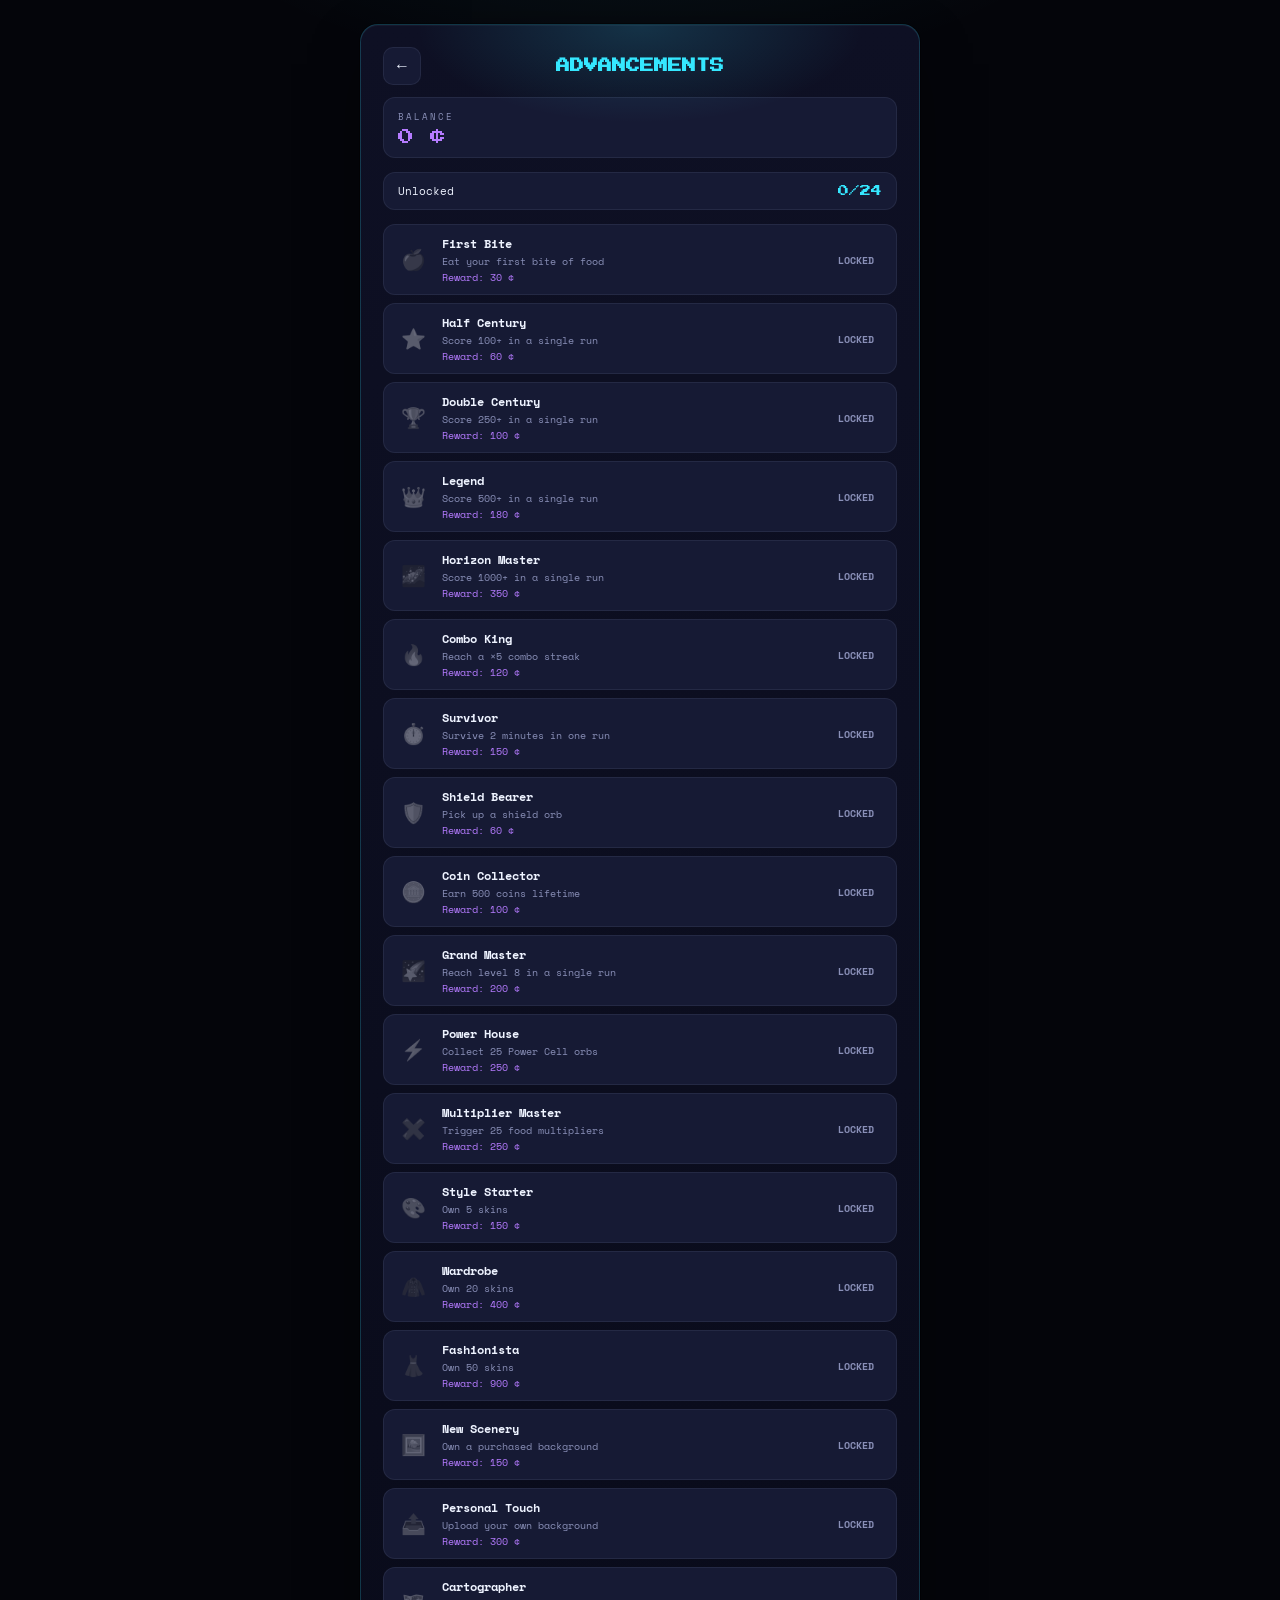
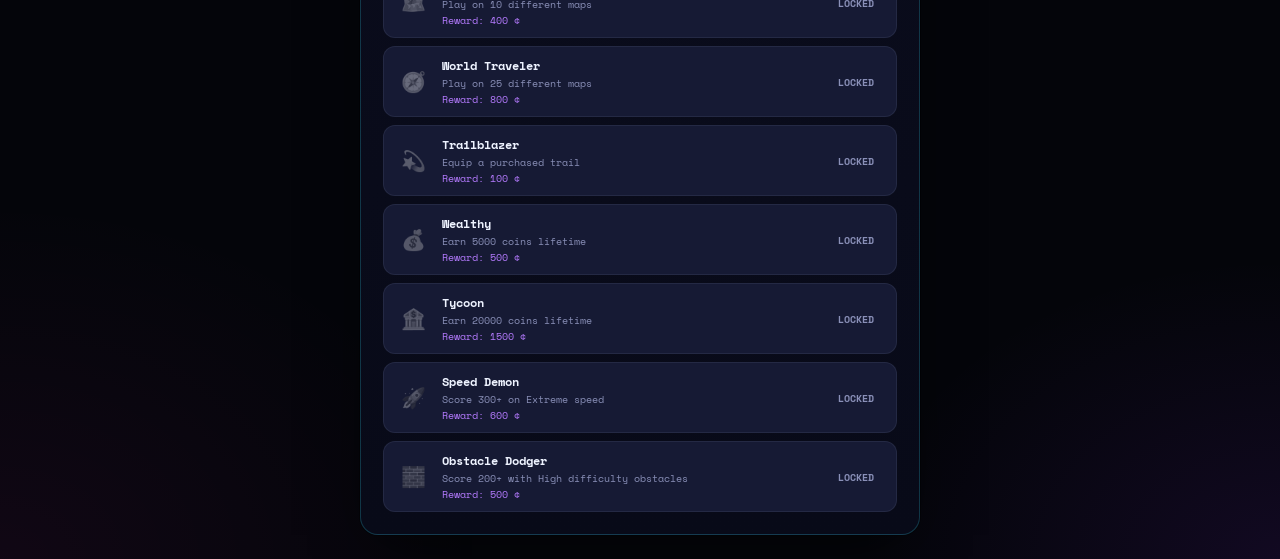
<file: advancements.html>
<!DOCTYPE html>
<html lang="en">
<head>
<meta charset="UTF-8" />
<meta name="viewport" content="width=device-width, initial-scale=1, viewport-fit=cover" />
<title>Advancements — HORIZON SNAKE</title>
<link rel="preconnect" href="https://fonts.googleapis.com">
<link rel="preconnect" href="https://fonts.gstatic.com" crossorigin>
<link href="https://fonts.googleapis.com/css2?family=Press+Start+2P&family=Space+Mono:wght@400;700&display=swap" rel="stylesheet">
<link rel="stylesheet" href="assets/style.css">
</head>
<body>
<div id="app">
  <div class="panel">
    <div class="back-row">
      <a href="index.html"><button class="icon-btn">←</button></a>
      <h2>ADVANCEMENTS</h2>
      <div style="width:38px"></div>
    </div>
    <div class="stat coin" style="margin-bottom:14px;"><div class="label">Balance</div><div class="value" id="ach-coins">0 ¢</div></div>
    <div class="ach-strip" style="cursor:default;margin-bottom:14px;">
      <span>Unlocked</span>
      <span class="ach-count" id="ach-count">0/10</span>
    </div>
    <div class="ach-list" id="ach-list"></div>
  </div>
</div>

<script src="assets/common.js"></script>
<script>
  function buildList() {
    document.getElementById("ach-coins").textContent = fmtCoins(save.coins);
    document.getElementById("ach-count").textContent = save.achievements.length + "/" + ACHIEVEMENTS.length;
    const list = document.getElementById("ach-list");
    list.innerHTML = "";
    ACHIEVEMENTS.forEach(a => {
      const unlocked = save.achievements.includes(a.id);
      const claimed = save.claimedAdvancements.includes(a.id);
      const row = document.createElement("div");
      row.className = "ach-row" + (unlocked ? " unlocked" : "");
      row.innerHTML = `
        <div class="ach-icon">${a.icon}</div>
        <div class="ach-info">
          <div class="ach-name">${a.name}</div>
          <div class="ach-desc">${a.desc}</div>
          <div class="ach-reward">Reward: ${a.reward} ¢</div>
        </div>
        <button class="ach-claim ${claimed ? "done" : unlocked ? "can" : "locked"}">${claimed ? "CLAIMED" : unlocked ? "CLAIM" : "LOCKED"}</button>
      `;
      const btn = row.querySelector("button");
      if (unlocked && !claimed) {
        btn.addEventListener("click", () => {
          ensureAudio();
          const claimedA = claimAdvancement(a.id);
          if (claimedA) { sfx.claim(); buildList(); }
        });
      }
      list.appendChild(row);
    });
  }
  buildList();
</script>
</body>
</html>
</file>
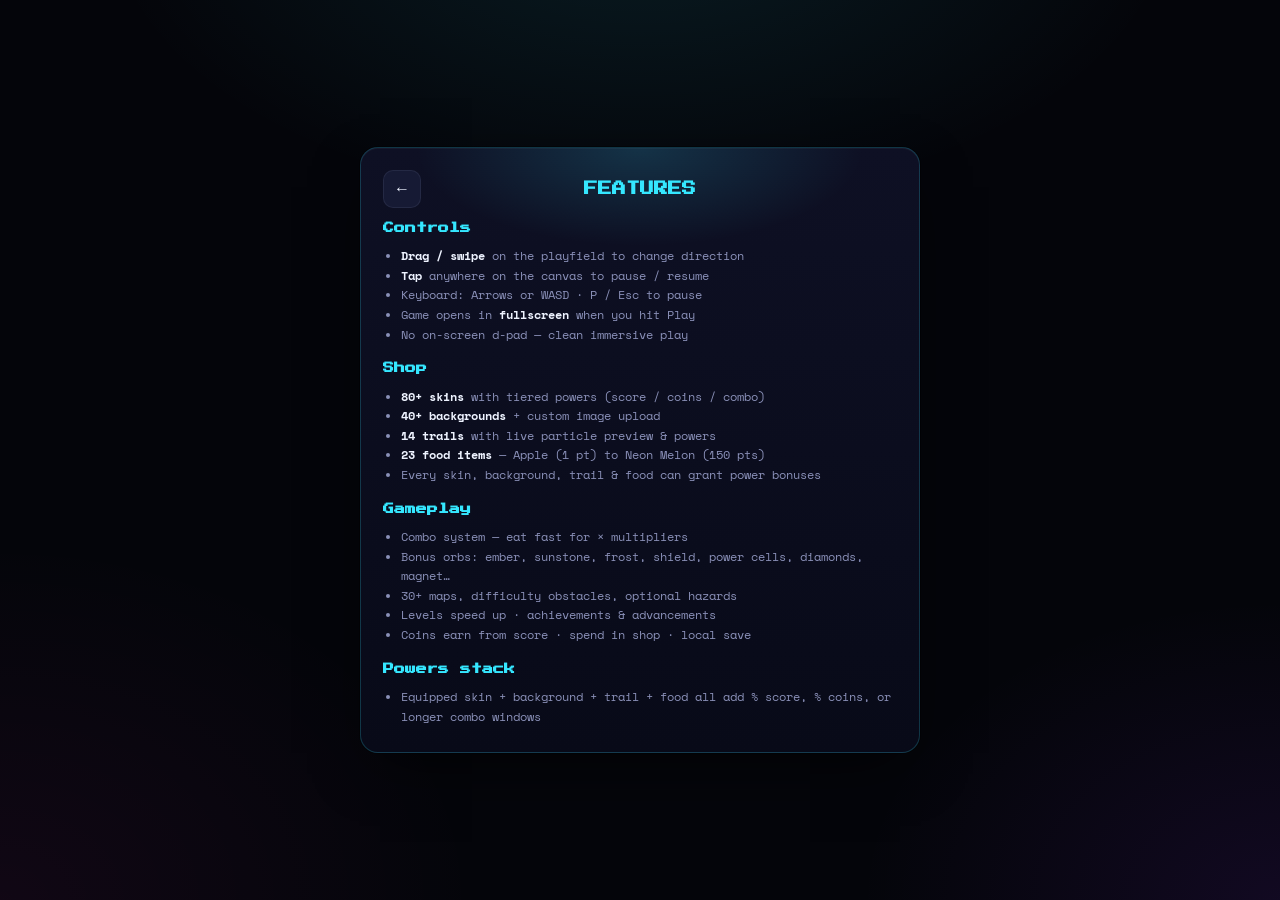
<file: features.html>
<!DOCTYPE html>
<html lang="en">
<head>
<meta charset="UTF-8" />
<meta name="viewport" content="width=device-width, initial-scale=1, viewport-fit=cover" />
<title>Features — HORIZON SNAKE</title>
<link rel="preconnect" href="https://fonts.googleapis.com">
<link rel="preconnect" href="https://fonts.gstatic.com" crossorigin>
<link href="https://fonts.googleapis.com/css2?family=Press+Start+2P&family=Space+Mono:wght@400;700&display=swap" rel="stylesheet">
<link rel="stylesheet" href="assets/style.css">
</head>
<body>
<div id="app">
  <div class="panel">
    <div class="back-row">
      <a href="index.html"><button class="icon-btn">←</button></a>
      <h2>FEATURES</h2>
      <div style="width:38px"></div>
    </div>
    <div class="feature-list">
      <h3>Controls</h3>
      <ul>
        <li><b>Drag / swipe</b> on the playfield to change direction</li>
        <li><b>Tap</b> anywhere on the canvas to pause / resume</li>
        <li>Keyboard: Arrows or WASD · P / Esc to pause</li>
        <li>Game opens in <b>fullscreen</b> when you hit Play</li>
        <li>No on-screen d-pad — clean immersive play</li>
      </ul>
      <h3>Shop</h3>
      <ul>
        <li><b>80+ skins</b> with tiered powers (score / coins / combo)</li>
        <li><b>40+ backgrounds</b> + custom image upload</li>
        <li><b>14 trails</b> with live particle preview & powers</li>
        <li><b>23 food items</b> — Apple (1 pt) to Neon Melon (150 pts)</li>
        <li>Every skin, background, trail & food can grant power bonuses</li>
      </ul>
      <h3>Gameplay</h3>
      <ul>
        <li>Combo system — eat fast for × multipliers</li>
        <li>Bonus orbs: ember, sunstone, frost, shield, power cells, diamonds, magnet…</li>
        <li>30+ maps, difficulty obstacles, optional hazards</li>
        <li>Levels speed up · achievements & advancements</li>
        <li>Coins earn from score · spend in shop · local save</li>
      </ul>
      <h3>Powers stack</h3>
      <ul>
        <li>Equipped skin + background + trail + food all add % score, % coins, or longer combo windows</li>
      </ul>
    </div>
  </div>
</div>
</body>
</html>
</file>
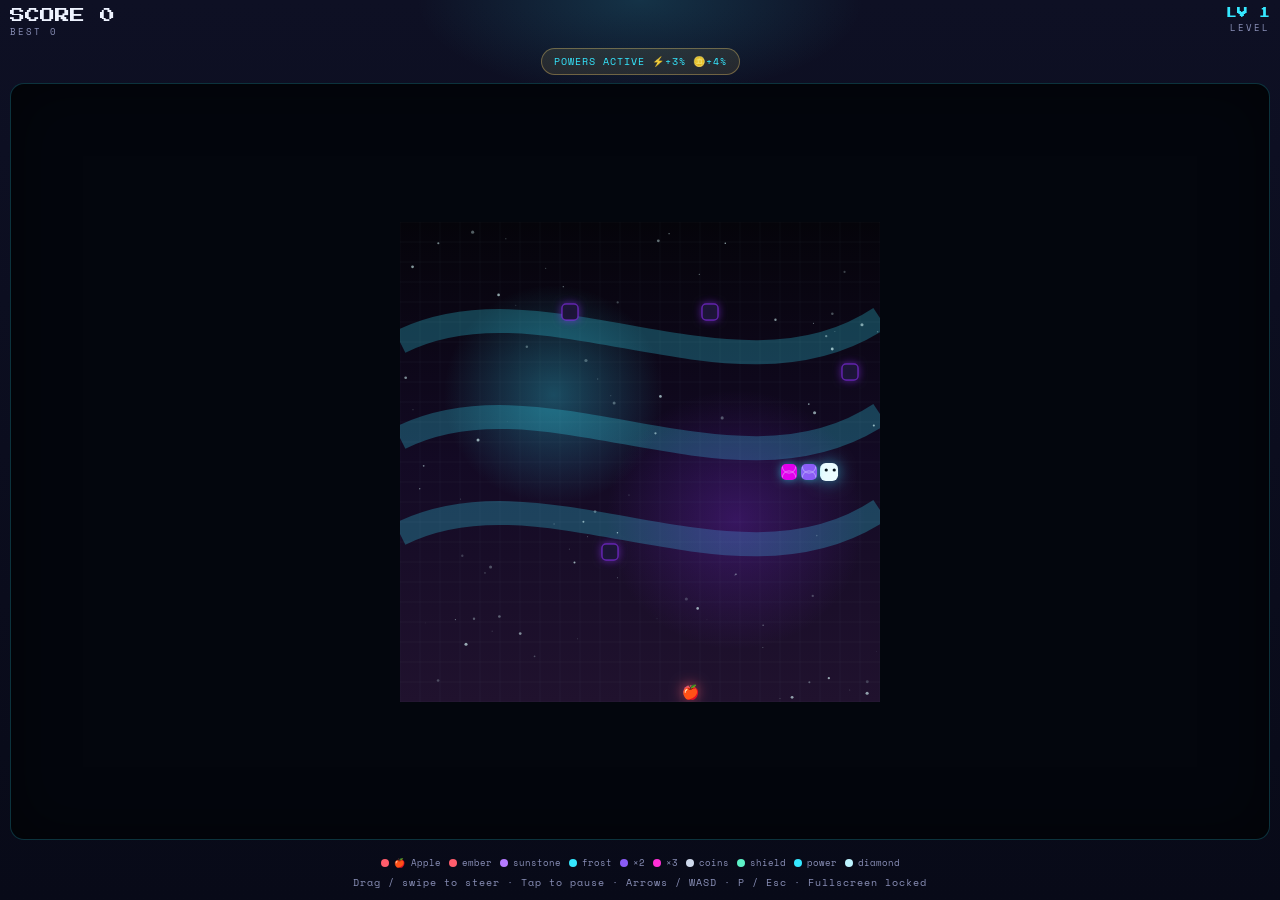
<file: game.html>
<!DOCTYPE html>
<html lang="en">
<head>
<meta charset="UTF-8" />
<meta name="viewport" content="width=device-width, initial-scale=1, maximum-scale=1, user-scalable=no, viewport-fit=cover" />
<meta name="mobile-web-app-capable" content="yes" />
<meta name="apple-mobile-web-app-capable" content="yes" />
<meta name="apple-mobile-web-app-status-bar-style" content="black-translucent" />
<title>Play — HORIZON SNAKE</title>
<link rel="preconnect" href="https://fonts.googleapis.com">
<link rel="preconnect" href="https://fonts.gstatic.com" crossorigin>
<link href="https://fonts.googleapis.com/css2?family=Press+Start+2P&family=Space+Mono:wght@400;700&display=swap" rel="stylesheet">
<link rel="stylesheet" href="assets/style.css">
</head>
<body class="game-page">
<div id="app" class="game-app">
  <div class="panel game-panel">
    <div class="hud">
      <div class="score-box">SCORE <span id="hud-score">0</span><small>BEST <span id="hud-best">0</span></small></div>
      <div class="bonus-banner" id="bonus-banner"><span class="bonus-dot"></span><span id="bonus-text">Bonus 5.0s</span></div>
      <div class="level-box">LV <span id="hud-level">1</span><small>LEVEL</small></div>
    </div>
    <div class="power-chip" id="power-chip"></div>

    <div id="stage-wrap">
      <canvas id="stage" width="480" height="480"></canvas>
      <div class="fx-layer" id="fx-layer"></div>
      <div class="combo-badge" id="combo-badge">COMBO ×2</div>
      <div class="toast-layer" id="toast-layer"></div>

      <div class="overlay" id="overlay-pause">
        <h3>PAUSED</h3>
        <p>Tap resume · Esc / P · or tap outside</p>
        <button class="btn primary" id="btn-resume">RESUME</button>
        <button class="btn ghost" id="btn-quit-pause">Quit to menu</button>
      </div>

      <div class="overlay" id="overlay-gameover">
        <h3 id="go-title">GAME OVER</h3>
        <p id="go-sub">Score 0 · +0 ¢ earned</p>
        <p class="ach-unlocked" id="go-achievements"></p>
        <button class="btn primary" id="btn-again">PLAY AGAIN</button>
        <button class="btn ghost" id="btn-quit-go">Quit to menu</button>
      </div>
    </div>

    <div class="active-fx" id="active-fx"></div>

    <div class="legend compact">
      <span id="legend-food"><i style="background:var(--gold)"></i>food</span>
      <span><i style="background:var(--red)"></i>ember</span>
      <span><i style="background:var(--sun)"></i>sunstone</span>
      <span><i style="background:var(--blue)"></i>frost</span>
      <span><i style="background:var(--purple)"></i>×2</span>
      <span><i style="background:var(--magenta)"></i>×3</span>
      <span><i style="background:var(--silver)"></i>coins</span>
      <span><i style="background:var(--shield)"></i>shield</span>
      <span><i style="background:var(--gold)"></i>power</span>
      <span><i style="background:var(--diamond)"></i>diamond</span>
    </div>
    <div class="hint">Drag / swipe to steer · Tap to pause · Arrows / WASD · P / Esc · Fullscreen locked</div>
  </div>
</div>

<script src="assets/common.js"></script>
<script src="assets/game.js"></script>
</body>
</html>
</file>
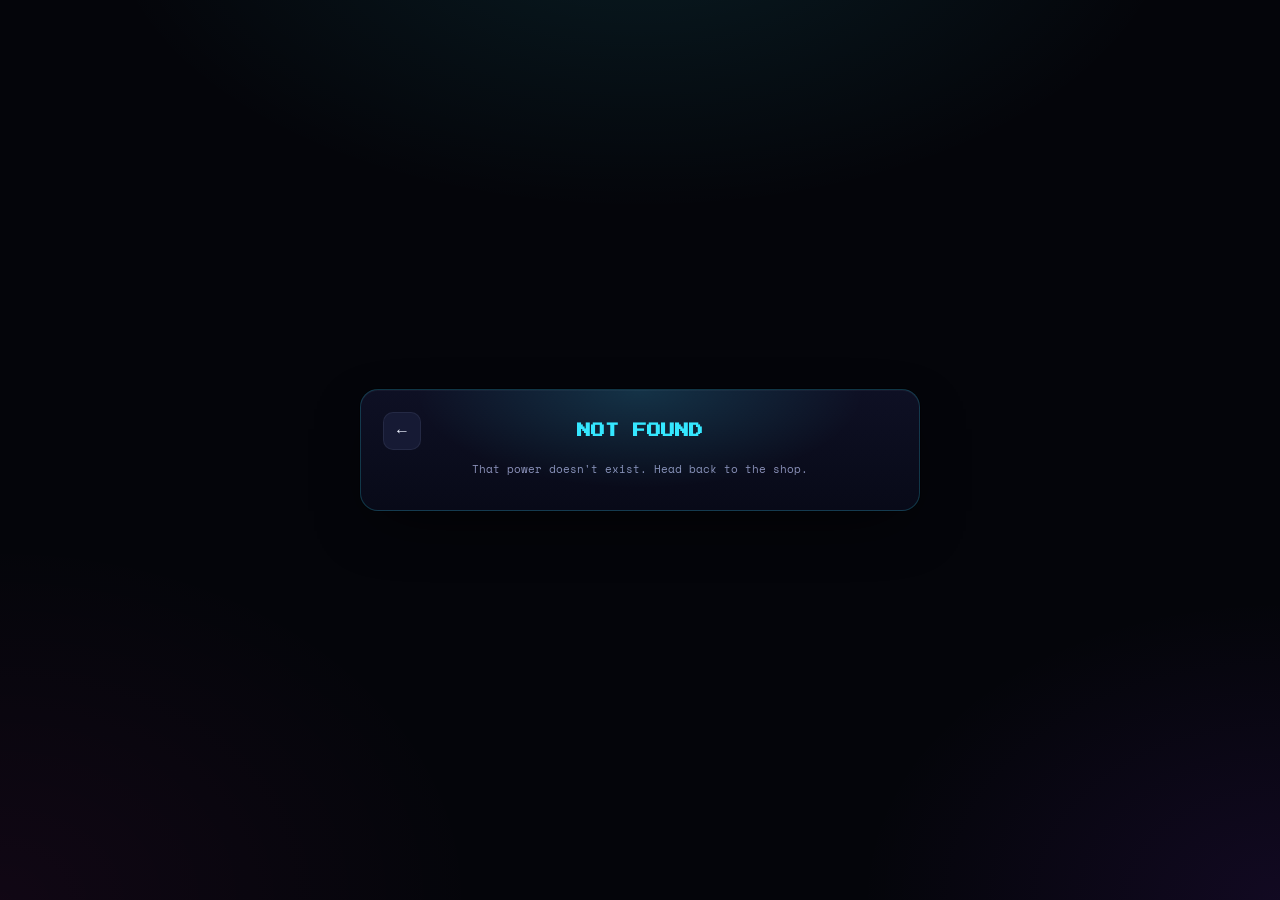
<file: power.html>
<!DOCTYPE html>
<html lang="en">
<head>
<meta charset="UTF-8" />
<meta name="viewport" content="width=device-width, initial-scale=1, viewport-fit=cover" />
<title>Power Shop — HORIZON SNAKE</title>
<link rel="preconnect" href="https://fonts.googleapis.com">
<link rel="preconnect" href="https://fonts.gstatic.com" crossorigin>
<link href="https://fonts.googleapis.com/css2?family=Press+Start+2P&family=Space+Mono:wght@400;700&display=swap" rel="stylesheet">
<link rel="stylesheet" href="assets/style.css">
<style>
  .power-grid{ display:grid; grid-template-columns:1fr 1fr; gap:12px; }
  .power-card{ background:var(--surface2); border:1px solid var(--line-soft); border-radius:14px; padding:12px; text-align:center; cursor:pointer; position:relative; }
  .power-card.equipped{ border-color:var(--gold); box-shadow:0 0 0 1px var(--gold), 0 0 20px -6px rgba(53,231,255,0.6); }
  .power-card .lvl-num{ font-size:22px; margin-bottom:4px; }
  .power-hero{ text-align:center; margin-bottom:14px; }
  .power-hero .icon{ font-size:38px; }
  .power-hero .desc{ font-size:10.5px; color:var(--muted); line-height:1.5; margin-top:6px; }
</style>
</head>
<body>
<div id="app">
  <div class="panel">
    <div class="back-row">
      <a href="shop.html"><button class="icon-btn">←</button></a>
      <h2 id="power-title">POWER</h2>
      <div style="width:38px"></div>
    </div>
    <div class="stat coin" style="margin-bottom:14px;"><div class="label">Balance</div><div class="value" id="power-coins">0 ¢</div></div>

    <div class="power-hero">
      <div class="icon" id="power-icon">⚡</div>
      <div class="desc" id="power-desc"></div>
    </div>

    <div class="power-grid" id="power-level-grid"></div>
  </div>
</div>

<script src="assets/common.js"></script>
<script>
  function shake(el) {
    el.animate([{ transform: "translateX(0)" }, { transform: "translateX(-6px)" }, { transform: "translateX(6px)" }, { transform: "translateX(0)" }], { duration: 250 });
  }

  const params = new URLSearchParams(location.search);
  const cat = powerCatById(params.get("cat"));

  if (!cat) {
    document.getElementById("app").innerHTML = `
      <div class="panel">
        <div class="back-row"><a href="shop.html"><button class="icon-btn">←</button></a><h2>NOT FOUND</h2><div style="width:38px"></div></div>
        <p class="upload-hint">That power doesn't exist. Head back to the shop.</p>
      </div>`;
  } else {
    document.getElementById("power-title").textContent = cat.name.toUpperCase();
    document.getElementById("power-icon").textContent = cat.icon;
    document.getElementById("power-desc").textContent = cat.desc;

    function refreshCoins() { document.getElementById("power-coins").textContent = fmtCoins(save.coins); }

    function buildLevelGrid() {
      const st = getPowerState(cat.id);
      const grid = document.getElementById("power-level-grid");
      grid.innerHTML = "";
      for (let level = 1; level <= 10; level++) {
        const owned = st.owned.includes(level);
        const equipped = st.equipped === level;
        const price = powerLevelPrice(cat, level);
        const card = document.createElement("div");
        card.className = "power-card" + (equipped ? " equipped" : "");
        card.innerHTML = `
          <div class="lvl-num">${cat.icon} Lv.${level}</div>
          <div class="skin-power">${powerLevelEffectLabel(cat, level)}</div>
          ${owned ? `<div class="skin-owned">${equipped ? "EQUIPPED · tap to unequip" : "OWNED · tap to equip"}</div>` : `<div class="skin-price">${price} ¢ · tap to buy</div>`}
          ${!owned ? `<div class="skin-lock">🔒</div>` : ``}
        `;
        card.addEventListener("click", () => {
          ensureAudio(); sfx.select();
          if (owned) {
            st.equipped = equipped ? 0 : level;
            persist(); buildLevelGrid();
          } else if (save.coins >= price) {
            save.coins -= price;
            st.owned.push(level);
            st.equipped = level;
            persist(); buildLevelGrid(); refreshCoins();
            sfx.power();
          } else { shake(card); }
        });
        grid.appendChild(card);
      }
    }

    refreshCoins();
    buildLevelGrid();
  }
</script>
</body>
</html>
</file>
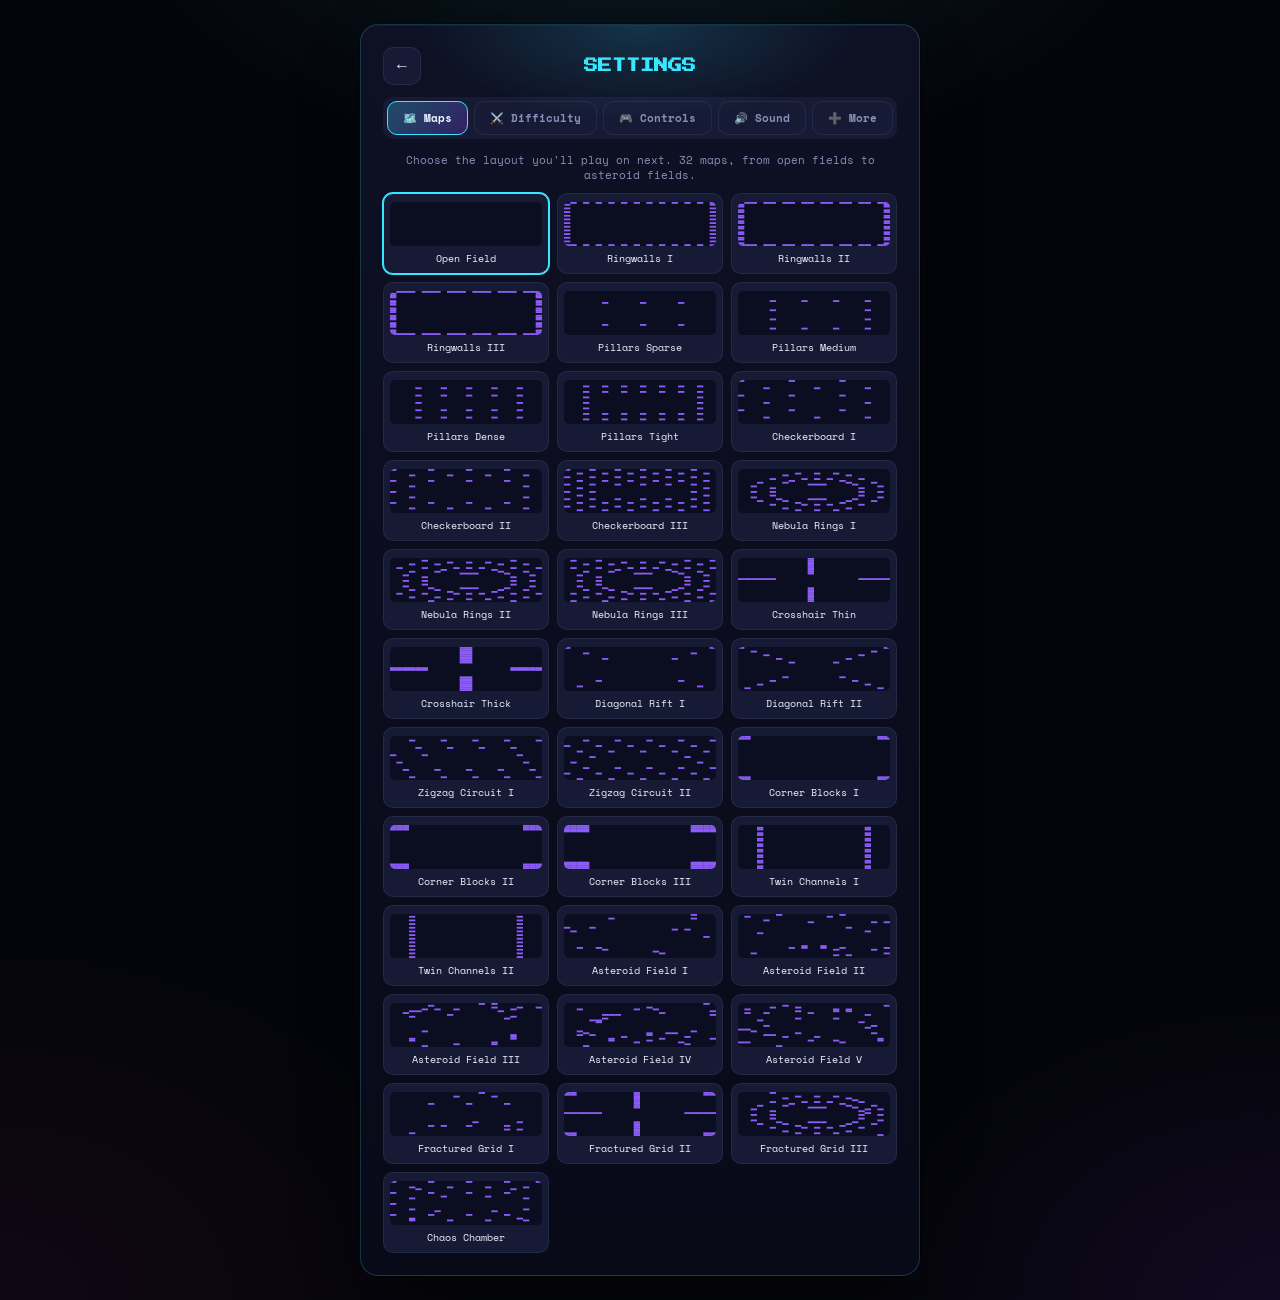
<file: settings.html>
<!DOCTYPE html>
<html lang="en">
<head>
<meta charset="UTF-8" />
<meta name="viewport" content="width=device-width, initial-scale=1, viewport-fit=cover" />
<title>Settings — HORIZON SNAKE</title>
<link rel="preconnect" href="https://fonts.googleapis.com">
<link rel="preconnect" href="https://fonts.gstatic.com" crossorigin>
<link href="https://fonts.googleapis.com/css2?family=Press+Start+2P&family=Space+Mono:wght@400;700&display=swap" rel="stylesheet">
<link rel="stylesheet" href="assets/style.css">
</head>
<body>
<div id="app">
  <div class="panel">
    <div class="back-row">
      <a href="index.html"><button class="icon-btn">←</button></a>
      <h2>SETTINGS</h2>
      <div style="width:38px"></div>
    </div>

    <div class="tabs" id="settings-tabs">
      <button data-tab="maps" class="active">🗺️ Maps</button>
      <button data-tab="difficulty">⚔️ Difficulty</button>
      <button data-tab="controls">🎮 Controls</button>
      <button data-tab="sound">🔊 Sound</button>
      <button data-tab="more">➕ More</button>
    </div>

    <div id="tab-maps">
      <p class="upload-hint">Choose the layout you'll play on next. 32 maps, from open fields to asteroid fields.</p>
      <div class="map-grid" id="map-grid"></div>
    </div>

    <div id="tab-difficulty" style="display:none;">
      <div class="setting">
        <div><div class="s-label">Game speed</div><div class="s-sub">Higher speed = faster tick rate</div></div>
        <div class="segmented" id="speed-seg">
          <button data-val="slow">Slow</button>
          <button data-val="normal">Normal</button>
          <button data-val="fast">Fast</button>
          <button data-val="extreme">Extreme</button>
        </div>
      </div>
      <div class="setting">
        <div><div class="s-label">Obstacle density</div><div class="s-sub">Extra static obstacles added on top of your chosen map</div></div>
        <div class="segmented" id="diff-seg">
          <button data-val="none">None</button>
          <button data-val="low">Low</button>
          <button data-val="medium">Medium</button>
          <button data-val="high">High</button>
        </div>
      </div>
      <div class="setting">
        <div><div class="s-label">Dynamic hazards</div><div class="s-sub">New obstacles keep appearing as you level up</div></div>
        <div class="toggle" id="toggle-hazards"><div class="knob"></div></div>
      </div>
      <div class="setting">
        <div><div class="s-label">Wrap walls</div><div class="s-sub">Pass through edges instead of dying</div></div>
        <div class="toggle" id="toggle-wrap"><div class="knob"></div></div>
      </div>
    </div>

    <div id="tab-controls" style="display:none;">
      <div class="setting">
        <div><div class="s-label">Control scheme</div><div class="s-sub">Arrow keys, WASD and swipe all work — pick your preferred style to highlight it</div></div>
      </div>
      <div class="segmented" id="controls-seg" style="margin-bottom:10px;">
        <button data-val="arrows">Arrows</button>
        <button data-val="wasd">WASD</button>
        <button data-val="swipe">Swipe / D-pad</button>
      </div>
      <div class="setting">
        <div><div class="s-label">Screen shake</div><div class="s-sub">Kick on bonus pickups</div></div>
        <div class="toggle" id="toggle-shake"><div class="knob"></div></div>
      </div>
    </div>

    <div id="tab-sound" style="display:none;">
      <div class="setting">
        <div><div class="s-label">Sound effects</div><div class="s-sub">Synth blips on eat / bonus / crash</div></div>
        <div class="toggle" id="toggle-sound"><div class="knob"></div></div>
      </div>
      <div class="setting">
        <div><div class="s-label">Volume</div><div class="s-sub" id="volume-value">80%</div></div>
        <input type="range" min="0" max="100" class="slider" id="volume-slider" />
      </div>
    </div>

    <div id="tab-more" style="display:none;">
      <a href="advancements.html"><button class="btn">🏆 Advancements & rewards</button></a>
      <a href="features.html"><button class="btn">📖 Full feature list</button></a>
      <div class="setting">
        <div><div class="s-label">Lifetime coins earned</div><div class="s-sub" id="stat-lifetime">0 ¢</div></div>
      </div>
      <div class="setting">
        <div><div class="s-label">Games played</div><div class="s-sub" id="stat-games">0</div></div>
      </div>
      <div class="setting">
        <div><div class="s-label">Maps explored</div><div class="s-sub" id="stat-maps">0 / 32</div></div>
      </div>
      <button class="btn danger" id="btn-reset" style="margin-top:14px;">Reset all progress</button>
    </div>
  </div>
</div>

<script src="assets/common.js"></script>
<script>
  function applySettingsToUI() {
    document.querySelectorAll("#speed-seg button").forEach(b => b.classList.toggle("active", b.dataset.val === save.settings.speed));
    document.querySelectorAll("#diff-seg button").forEach(b => b.classList.toggle("active", b.dataset.val === save.settings.difficulty));
    document.querySelectorAll("#controls-seg button").forEach(b => b.classList.toggle("active", b.dataset.val === save.settings.controls));
    document.getElementById("toggle-wrap").classList.toggle("on", save.settings.wrap);
    document.getElementById("toggle-hazards").classList.toggle("on", save.settings.hazards);
    document.getElementById("toggle-sound").classList.toggle("on", save.settings.sound);
    document.getElementById("toggle-shake").classList.toggle("on", save.settings.shake);
    document.getElementById("volume-slider").value = save.settings.volume;
    document.getElementById("volume-value").textContent = save.settings.volume + "%";
    document.getElementById("stat-lifetime").textContent = fmtCoins(save.lifetimeCoins || 0);
    document.getElementById("stat-games").textContent = save.gamesPlayed || 0;
    document.getElementById("stat-maps").textContent = (save.stats.mapsPlayed || []).length + " / " + MAP_DEFS.length;
  }

  function buildMapGrid() {
    const grid = document.getElementById("map-grid");
    grid.innerHTML = "";
    MAP_DEFS.forEach(m => {
      const selected = save.settings.mapId === m.id;
      const card = document.createElement("div");
      card.className = "map-card" + (selected ? " selected" : "");
      card.innerHTML = `<canvas></canvas><div>${m.name}</div>`;
      card.addEventListener("click", () => {
        ensureAudio(); sfx.select();
        save.settings.mapId = m.id;
        persist();
        buildMapGrid();
      });
      grid.appendChild(card);
      const c = card.querySelector("canvas");
      const cctx = c.getContext("2d");
      const w = c.width = c.clientWidth * 2 || 100, h = c.height = 88;
      cctx.fillStyle = "#0b0e20"; cctx.fillRect(0, 0, w, h);
      const cells = filterSafe(m.build());
      cctx.fillStyle = "#8b5cf6";
      const cw = w / 24, ch = h / 24;
      cells.forEach(cell => cctx.fillRect(cell.x * cw, cell.y * ch, Math.max(1, cw), Math.max(1, ch)));
    });
  }

  applySettingsToUI();
  buildMapGrid();

  document.querySelectorAll("#settings-tabs button").forEach(btn => {
    btn.addEventListener("click", () => {
      ensureAudio(); sfx.select();
      document.querySelectorAll("#settings-tabs button").forEach(b => b.classList.toggle("active", b === btn));
      ["maps", "difficulty", "controls", "sound", "more"].forEach(t => {
        document.getElementById("tab-" + t).style.display = (t === btn.dataset.tab) ? "" : "none";
      });
    });
  });

  document.querySelectorAll("#speed-seg button").forEach(b => {
    b.addEventListener("click", () => { ensureAudio(); save.settings.speed = b.dataset.val; applySettingsToUI(); persist(); sfx.select(); });
  });
  document.querySelectorAll("#diff-seg button").forEach(b => {
    b.addEventListener("click", () => { ensureAudio(); save.settings.difficulty = b.dataset.val; applySettingsToUI(); persist(); sfx.select(); });
  });
  document.querySelectorAll("#controls-seg button").forEach(b => {
    b.addEventListener("click", () => { ensureAudio(); save.settings.controls = b.dataset.val; applySettingsToUI(); persist(); sfx.select(); });
  });
  document.getElementById("toggle-wrap").addEventListener("click", () => { ensureAudio(); save.settings.wrap = !save.settings.wrap; applySettingsToUI(); persist(); sfx.select(); });
  document.getElementById("toggle-hazards").addEventListener("click", () => { ensureAudio(); save.settings.hazards = !save.settings.hazards; applySettingsToUI(); persist(); sfx.select(); });
  document.getElementById("toggle-sound").addEventListener("click", () => { ensureAudio(); save.settings.sound = !save.settings.sound; applySettingsToUI(); persist(); });
  document.getElementById("toggle-shake").addEventListener("click", () => { ensureAudio(); save.settings.shake = !save.settings.shake; applySettingsToUI(); persist(); sfx.select(); });
  document.getElementById("volume-slider").addEventListener("input", (e) => {
    save.settings.volume = parseInt(e.target.value, 10);
    document.getElementById("volume-value").textContent = save.settings.volume + "%";
    persist();
  });
  document.getElementById("volume-slider").addEventListener("change", () => { ensureAudio(); sfx.select(); });

  document.getElementById("btn-reset").addEventListener("click", () => {
    if (confirm("Reset high score, coins, skins, backgrounds, trails, advancements and settings? This can't be undone.")) {
      save = JSON.parse(JSON.stringify(DEFAULT_SAVE));
      persist();
      applySettingsToUI();
      buildMapGrid();
    }
  });
</script>
</body>
</html>
</file>
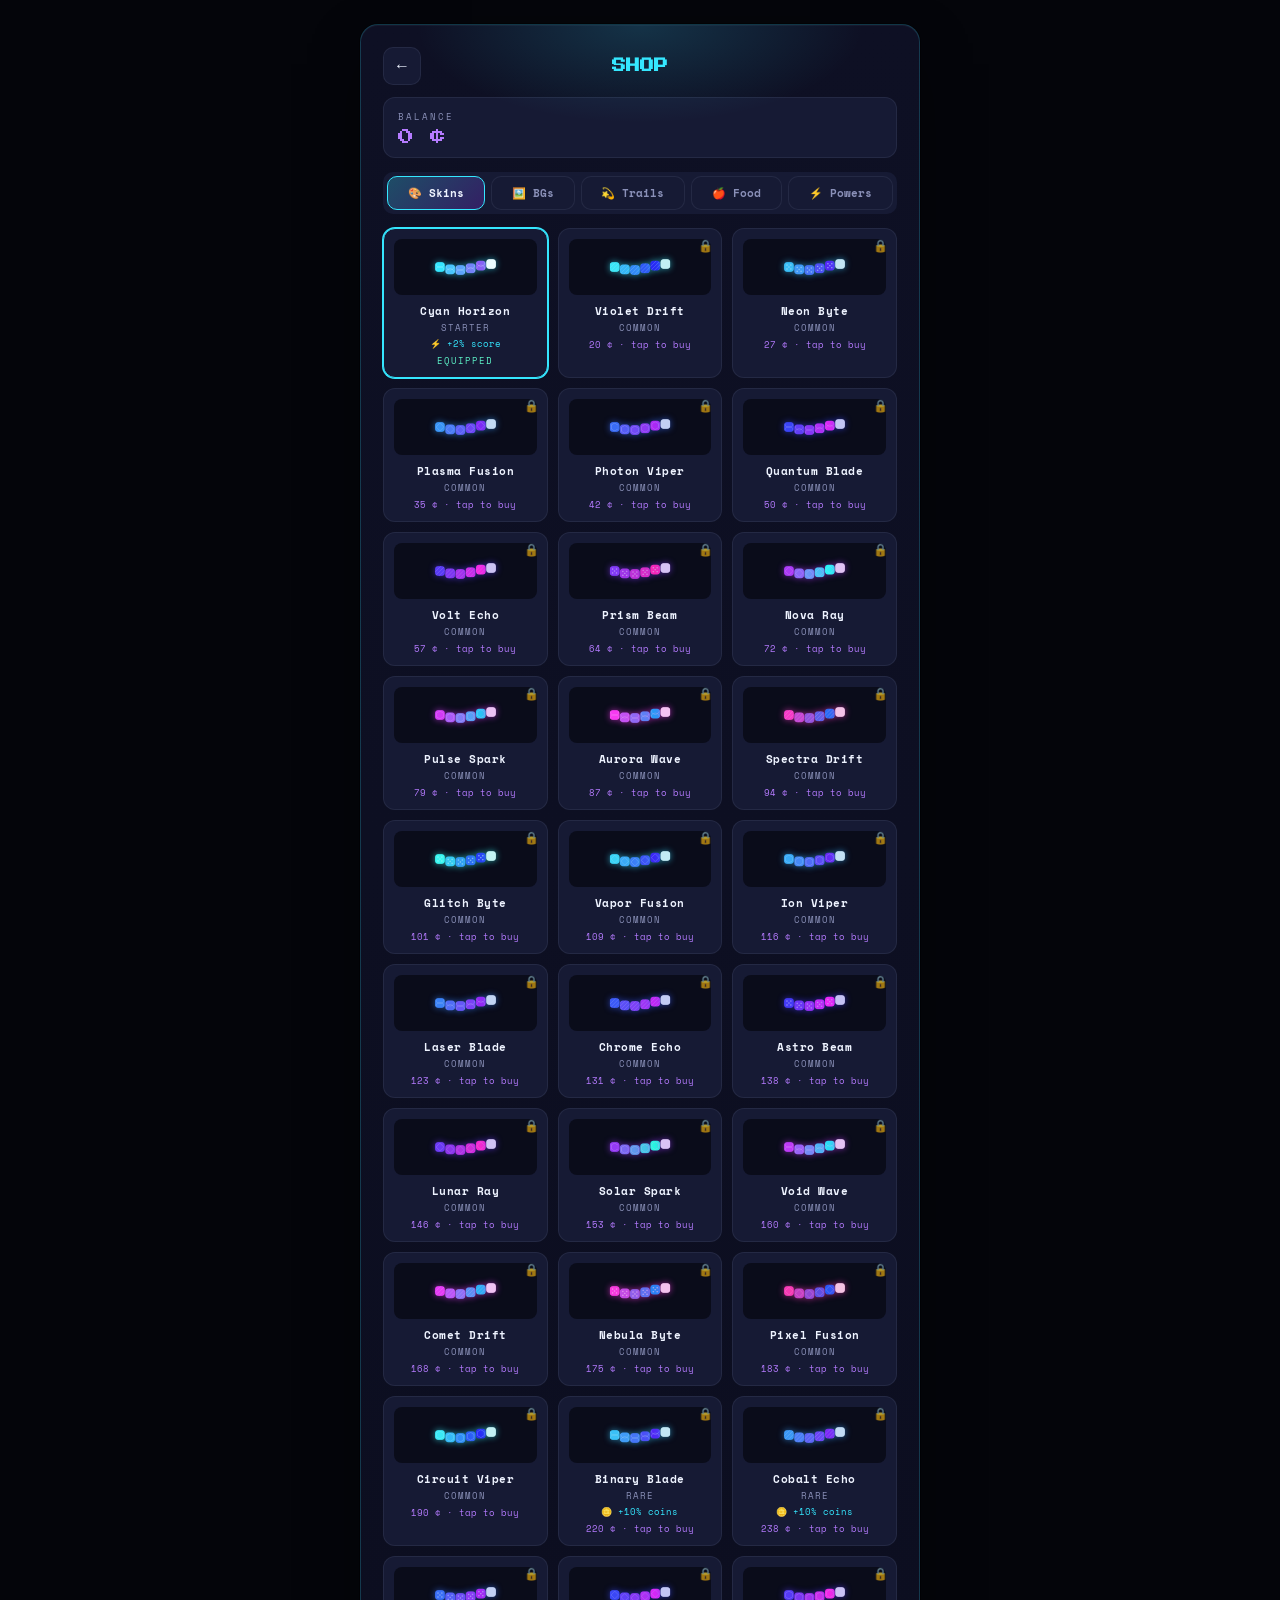
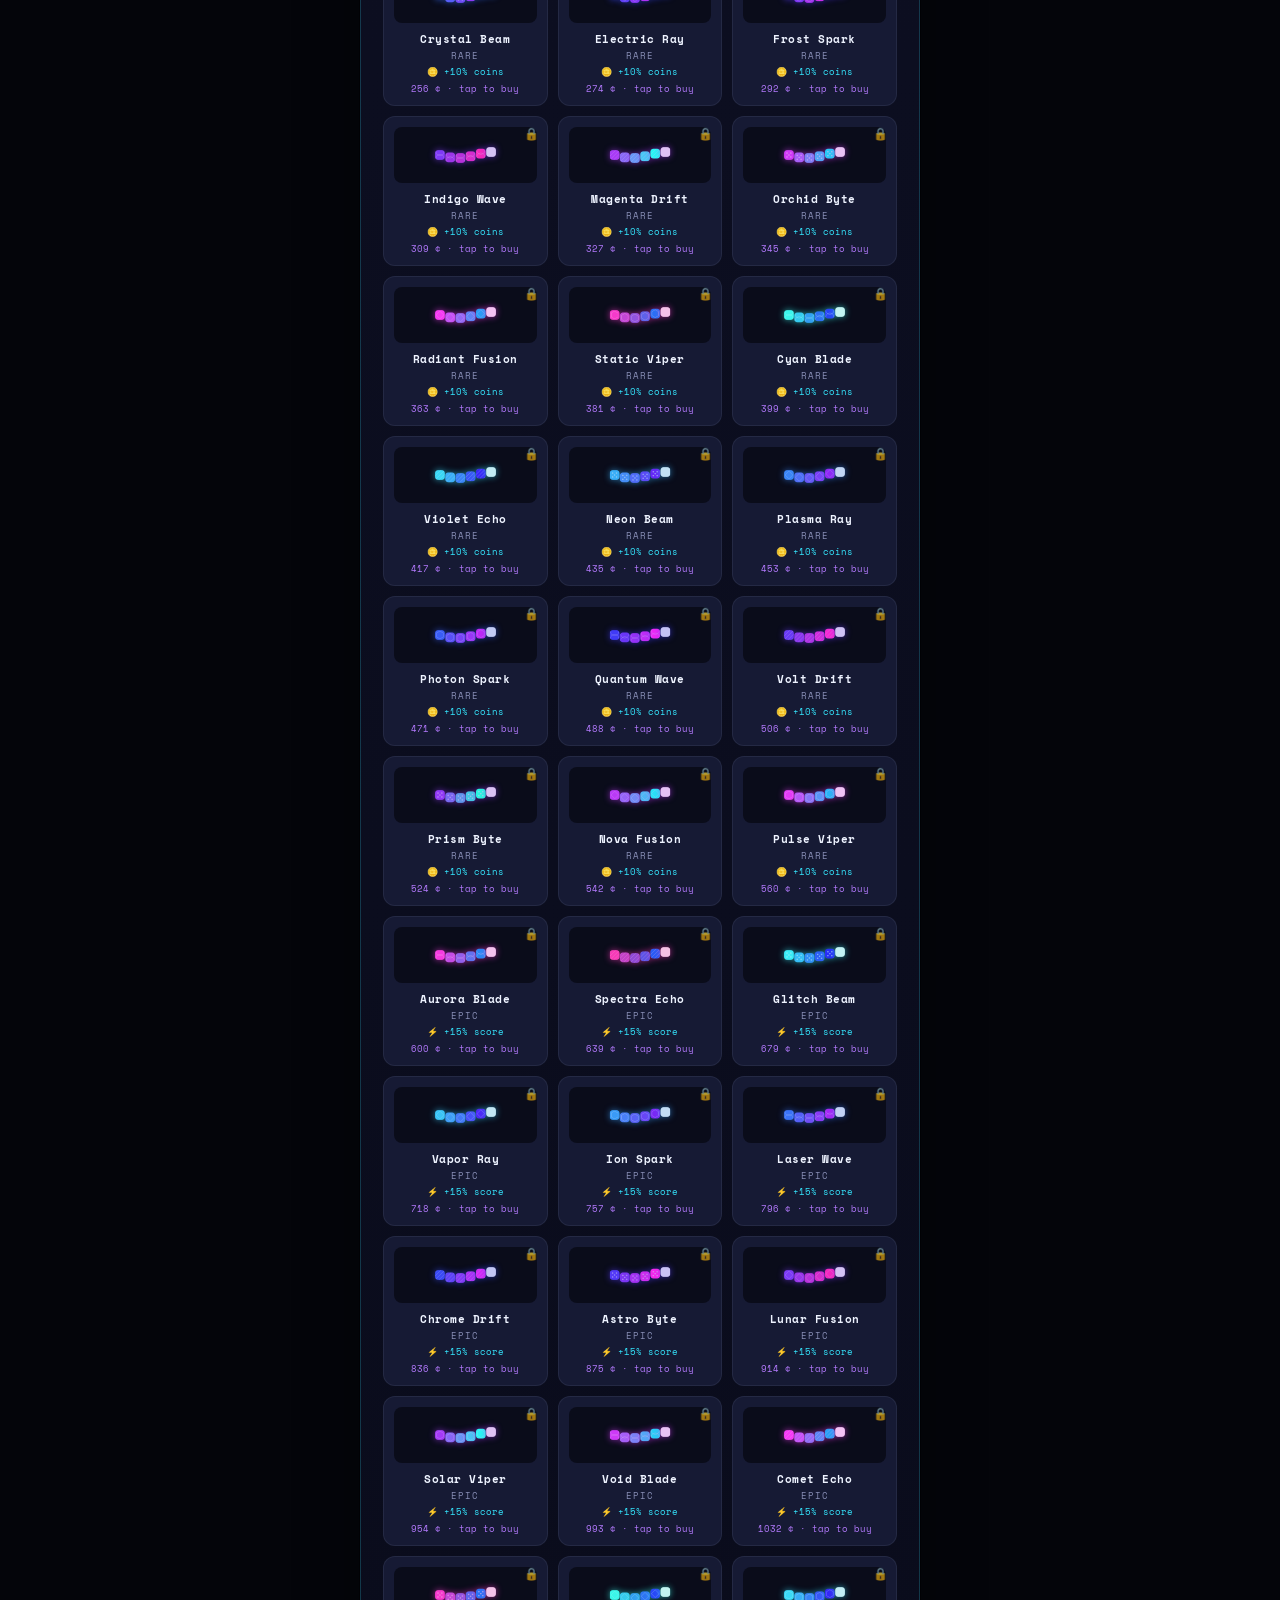
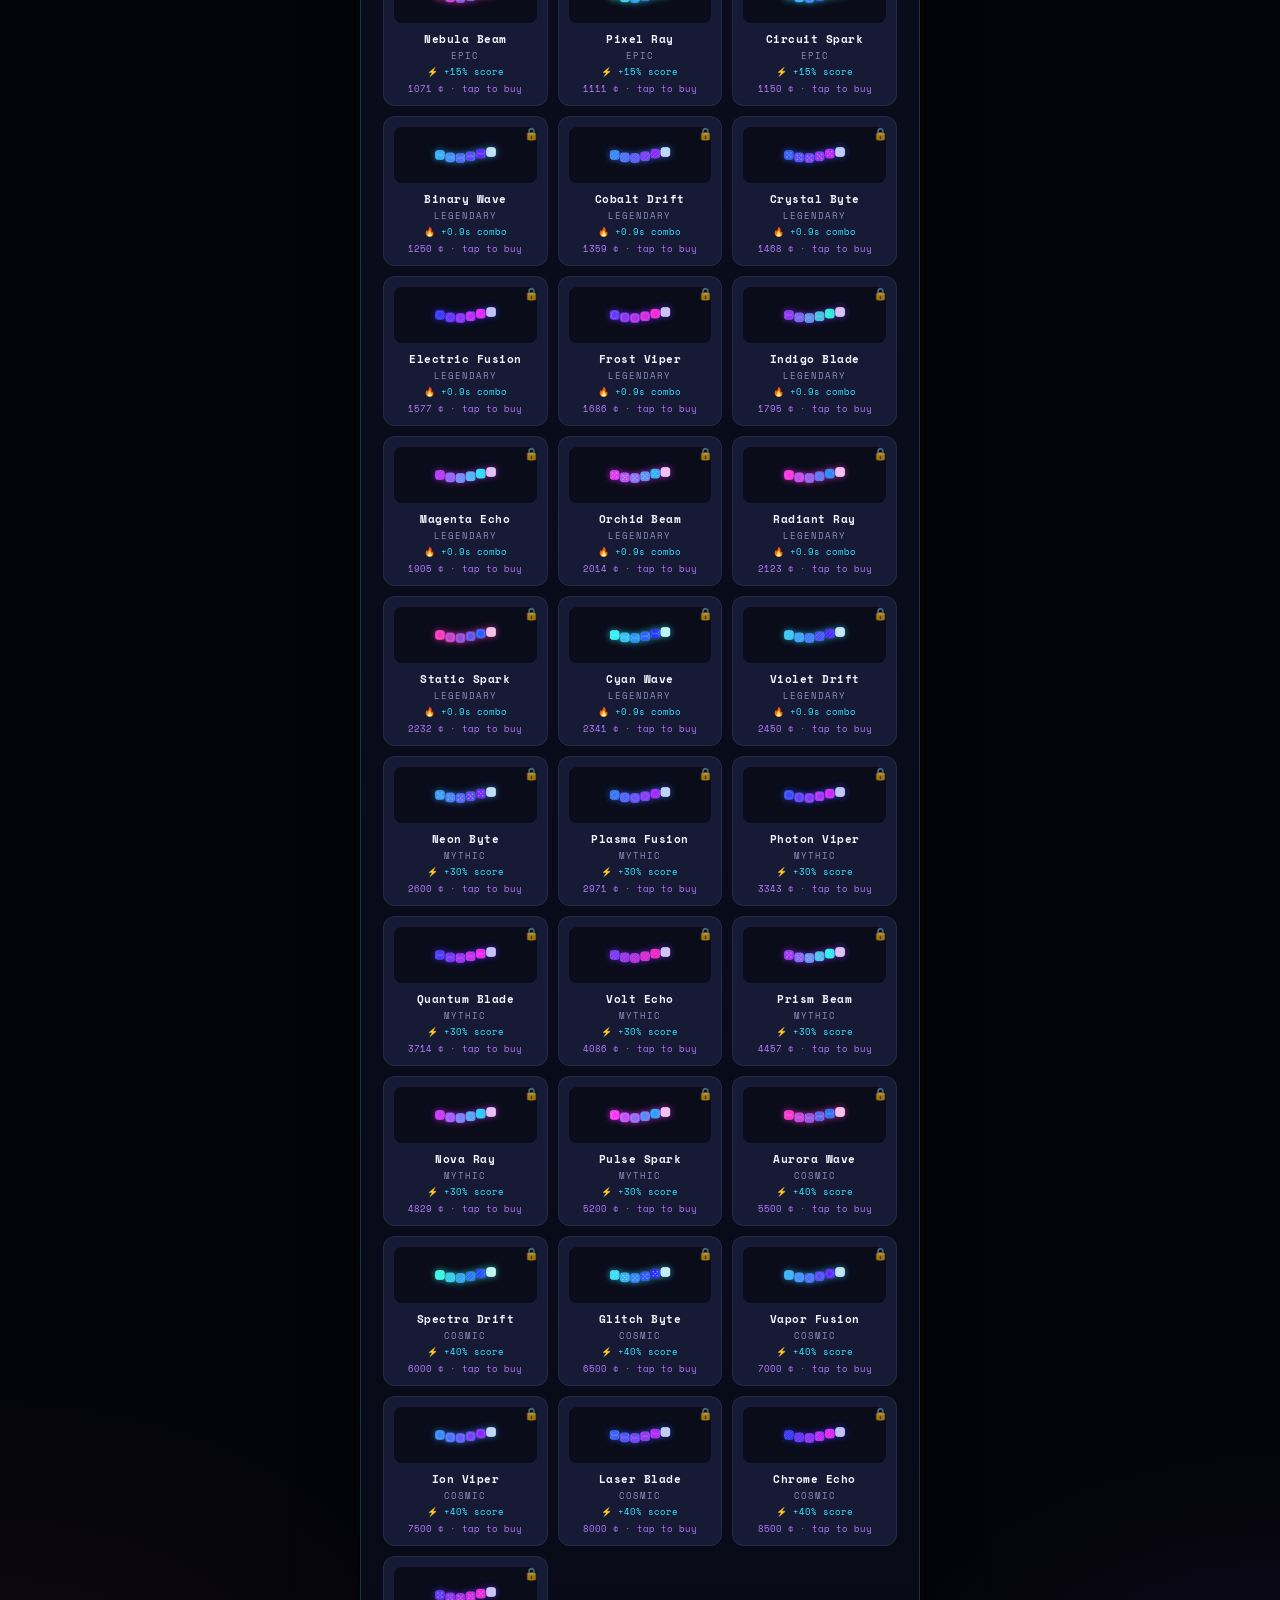
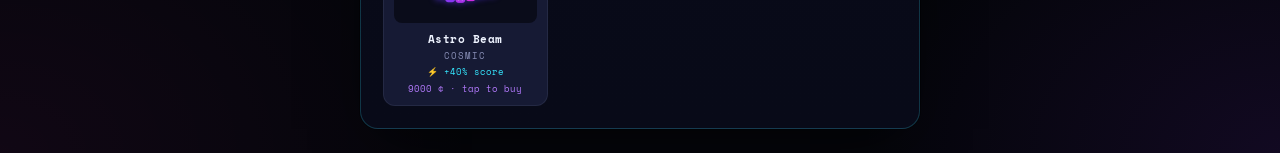
<file: shop.html>
<!DOCTYPE html>
<html lang="en">
<head>
<meta charset="UTF-8" />
<meta name="viewport" content="width=device-width, initial-scale=1, viewport-fit=cover" />
<title>Shop — HORIZON SNAKE</title>
<link rel="preconnect" href="https://fonts.googleapis.com">
<link rel="preconnect" href="https://fonts.gstatic.com" crossorigin>
<link href="https://fonts.googleapis.com/css2?family=Press+Start+2P&family=Space+Mono:wght@400;700&display=swap" rel="stylesheet">
<link rel="stylesheet" href="assets/style.css">
</head>
<body>
<div id="app">
  <div class="panel">
    <div class="back-row">
      <a href="index.html"><button class="icon-btn">←</button></a>
      <h2>SHOP</h2>
      <div style="width:38px"></div>
    </div>
    <div class="stat coin" style="margin-bottom:14px;"><div class="label">Balance</div><div class="value" id="shop-coins">0 ¢</div></div>

    <div class="tabs" id="shop-tabs">
      <button data-tab="skins" class="active">🎨 Skins</button>
      <button data-tab="backgrounds">🖼️ BGs</button>
      <button data-tab="trails">💫 Trails</button>
      <button data-tab="foods">🍎 Food</button>
      <button data-tab="powers">⚡ Powers</button>
    </div>

    <div id="tab-skins">
      <div class="skin-grid" id="skin-grid"></div>
    </div>

    <div id="tab-backgrounds" style="display:none;">
      <p class="upload-hint">Own any background for 4000 ¢ and upload your own image — resized &amp; compressed, saved in this browser only.</p>
      <input type="file" accept="image/*" id="bg-upload-input" class="bg-upload-input" />
      <div class="skin-grid" id="bg-grid"></div>
    </div>

    <div id="tab-trails" style="display:none;">
      <p class="upload-hint">Trails leave a particle streak behind your snake. Every trail has a power bonus.</p>
      <div class="skin-grid" id="trail-grid"></div>
    </div>

    <div id="tab-foods" style="display:none;">
      <p class="upload-hint">Food sets base points per bite. Default is Apple (1 pt). Higher foods score more and often add power.</p>
      <div class="skin-grid" id="food-grid"></div>
    </div>

    <div id="tab-powers" style="display:none;">
      <p class="upload-hint">The Power Shop — buy and equip powers with coins. Each power has 10 levels; tap a power to open its shop and choose a level.</p>
      <div class="skin-grid" id="power-grid"></div>
    </div>
  </div>
</div>

<script src="assets/common.js"></script>
<script>
  function shake(el) {
    el.animate([{ transform: "translateX(0)" }, { transform: "translateX(-6px)" }, { transform: "translateX(6px)" }, { transform: "translateX(0)" }], { duration: 250 });
  }
  function powerLabel(power) {
    if (!power) return "";
    if (power.type === "score") return "⚡ +" + Math.round(power.value * 100) + "% score";
    if (power.type === "coin") return "🪙 +" + Math.round(power.value * 100) + "% coins";
    if (power.type === "combo") return "🔥 +" + (power.value / 1000).toFixed(1) + "s combo";
    return "";
  }
  function refreshCoins() { document.getElementById("shop-coins").textContent = fmtCoins(save.coins); }

  /* ---------------- SKINS ---------------- */
  function buildSkinGrid() {
    const grid = document.getElementById("skin-grid");
    grid.innerHTML = "";
    SKINS.forEach(skin => {
      const owned = save.ownedSkins.includes(skin.id);
      const selected = save.selectedSkin === skin.id;
      const card = document.createElement("div");
      card.className = "skin-card" + (selected ? " selected" : "");
      card.innerHTML = `
        <canvas class="preview-canvas"></canvas>
        <div class="skin-name">${skin.name}</div>
        <div class="skin-tier">${skin.tier}</div>
        ${skin.power ? `<div class="skin-power">${powerLabel(skin.power)}</div>` : ``}
        ${owned ? `<div class="skin-owned">${selected ? "EQUIPPED" : "OWNED · tap to equip"}</div>` : `<div class="skin-price">${skin.price} ¢ · tap to buy</div>`}
        ${!owned ? `<div class="skin-lock">🔒</div>` : ``}
      `;
      card.addEventListener("click", () => {
        ensureAudio(); sfx.select();
        if (owned) {
          save.selectedSkin = skin.id;
          persist(); buildSkinGrid();
        } else if (save.coins >= skin.price) {
          save.coins -= skin.price;
          save.ownedSkins.push(skin.id);
          save.selectedSkin = skin.id;
          persist(); buildSkinGrid(); refreshCoins();
        } else { shake(card); }
      });
      grid.appendChild(card);
      drawSkinPreview(card.querySelector("canvas"), skin);
    });
  }

  /* ---------------- BACKGROUNDS (fixed preview) ---------------- */
  function buildBgGrid() {
    const grid = document.getElementById("bg-grid");
    grid.innerHTML = "";
    BACKGROUNDS.forEach(bg => {
      const owned = bg.type === "upload" ? !!save.customBackgroundImage : save.ownedBackgrounds.includes(bg.id);
      const selected = save.selectedBackground === bg.id;
      const card = document.createElement("div");
      card.className = "bg-card" + (selected ? " selected" : "");
      let swatchStyle = "";
      if (bg.type === "upload" && save.customBackgroundImage) {
        swatchStyle = `background-image:url('${save.customBackgroundImage}');background-size:cover;background-position:center;`;
      }
      card.innerHTML = `
        ${swatchStyle ? `<div class="bg-swatch preview-swatch" style="${swatchStyle}"></div>` : `<canvas class="bg-swatch preview-swatch bg-canvas"></canvas>`}
        <div class="skin-name">${bg.name}</div>
        ${bg.power ? `<div class="skin-power">${powerLabel(bg.power)}</div>` : ``}
        ${owned ? `<div class="skin-owned">${selected ? "EQUIPPED" : "OWNED · tap to equip"}</div>` : `<div class="skin-price">${bg.price} ¢ · tap to buy</div>`}
        ${!owned ? `<div class="skin-lock">🔒</div>` : ``}
      `;
      card.addEventListener("click", () => {
        ensureAudio(); sfx.select();
        if (bg.type === "upload") {
          if (!owned) {
            if (save.coins < bg.price) { shake(card); return; }
            document.getElementById("bg-upload-input").click();
            return;
          }
          save.selectedBackground = "custom";
          persist(); buildBgGrid();
          return;
        }
        if (owned) {
          save.selectedBackground = bg.id;
          persist(); buildBgGrid();
        } else if (save.coins >= bg.price) {
          save.coins -= bg.price;
          save.ownedBackgrounds.push(bg.id);
          save.selectedBackground = bg.id;
          persist(); buildBgGrid(); refreshCoins();
        } else { shake(card); }
      });
      grid.appendChild(card);
      const bgCanvas = card.querySelector(".bg-canvas");
      if (bgCanvas) {
        const bctx = bgCanvas.getContext("2d");
        const bw = bgCanvas.width = bgCanvas.clientWidth * 2 || 200, bh = bgCanvas.height = bgCanvas.clientHeight * 2 || 100;
        if (bg.type === "upload") {
          const g = bctx.createLinearGradient(0, 0, bw, bh);
          g.addColorStop(0, "#35e7ff"); g.addColorStop(1, "#8b2ff2");
          bctx.fillStyle = g; bctx.fillRect(0, 0, bw, bh);
        } else {
          const g = bctx.createLinearGradient(0, 0, 0, bh);
          g.addColorStop(0, bg.stops[0]); g.addColorStop(0.5, bg.stops[1]); g.addColorStop(1, bg.stops[2]);
          bctx.fillStyle = g; bctx.fillRect(0, 0, bw, bh);
          if (bg.pattern) paintBackgroundMotif(bctx, bw, bh, bg);
        }
      }
    });
  }
  document.getElementById("bg-upload-input").addEventListener("change", (e) => {
    const file = e.target.files && e.target.files[0];
    if (!file) return;
    readImageFileAsBackground(file, 640, (err, dataUrl) => {
      if (err) { alert("Couldn't load that image."); return; }
      save.coins -= 4000;
      save.customBackgroundImage = dataUrl;
      save.selectedBackground = "custom";
      persist();
      refreshCoins();
      buildBgGrid();
    });
    e.target.value = "";
  });

  /* ---------------- TRAILS (animated preview) ---------------- */
  function drawTrailPreview(canvas, trail) {
    const ctx = canvas.getContext("2d");
    const w = canvas.width = canvas.clientWidth * 2 || 160;
    const h = canvas.height = canvas.clientHeight * 2 || 80;
    let t = 0;
    function frame() {
      if (!canvas.isConnected) return;
      t += 0.08;
      ctx.clearRect(0, 0, w, h);
      ctx.fillStyle = "#0a0c1a";
      ctx.fillRect(0, 0, w, h);
      if (!trail.color) {
        ctx.fillStyle = "#3a4060";
        ctx.font = "12px monospace";
        ctx.textAlign = "center";
        ctx.fillText("none", w / 2, h / 2 + 4);
        return;
      }
      const n = 12;
      for (let i = 0; i < n; i++) {
        const x = (w * 0.15) + (i / (n - 1)) * w * 0.7;
        const y = h / 2 + Math.sin(t + i * 0.45) * 10;
        const alpha = 0.25 + (i / n) * 0.75;
        let color = trail.color;
        if (color === "rainbow") color = `hsl(${(t * 40 + i * 28) % 360} 90% 65%)`;
        ctx.beginPath();
        ctx.globalAlpha = alpha;
        ctx.fillStyle = color;
        ctx.shadowColor = color;
        ctx.shadowBlur = 8;
        ctx.arc(x, y, 3 + (i / n) * 2, 0, Math.PI * 2);
        ctx.fill();
      }
      ctx.globalAlpha = 1;
      requestAnimationFrame(frame);
    }
    frame();
  }

  function buildTrailGrid() {
    const grid = document.getElementById("trail-grid");
    grid.innerHTML = "";
    TRAILS.forEach(trail => {
      const owned = save.ownedTrails.includes(trail.id);
      const selected = save.selectedTrail === trail.id;
      const card = document.createElement("div");
      card.className = "skin-card" + (selected ? " selected" : "");
      card.innerHTML = `
        <canvas class="preview-canvas trail-preview"></canvas>
        <div class="skin-name">${trail.name}</div>
        ${trail.power ? `<div class="skin-power">${powerLabel(trail.power)}</div>` : ``}
        ${owned ? `<div class="skin-owned">${selected ? "EQUIPPED" : "OWNED · tap to equip"}</div>` : `<div class="skin-price">${trail.price} ¢ · tap to buy</div>`}
        ${!owned ? `<div class="skin-lock">🔒</div>` : ``}
      `;
      card.addEventListener("click", () => {
        ensureAudio(); sfx.select();
        if (owned) {
          save.selectedTrail = trail.id;
          persist(); buildTrailGrid();
        } else if (save.coins >= trail.price) {
          save.coins -= trail.price;
          save.ownedTrails.push(trail.id);
          save.selectedTrail = trail.id;
          persist(); buildTrailGrid(); refreshCoins();
        } else { shake(card); }
      });
      grid.appendChild(card);
      drawTrailPreview(card.querySelector("canvas"), trail);
    });
  }

  /* ---------------- FOODS ---------------- */
  function buildFoodGrid() {
    const grid = document.getElementById("food-grid");
    grid.innerHTML = "";
    FOODS.forEach(food => {
      const owned = save.ownedFoods.includes(food.id);
      const selected = save.selectedFood === food.id;
      const card = document.createElement("div");
      card.className = "skin-card" + (selected ? " selected" : "");
      card.innerHTML = `
        <div class="food-preview" style="background:radial-gradient(circle at 40% 35%, ${food.color}aa, ${food.color}22);">
          <span class="food-emoji">${food.emoji}</span>
        </div>
        <div class="skin-name">${food.name}</div>
        <div class="skin-tier">+${food.pts} pts / bite</div>
        ${food.power ? `<div class="skin-power">${powerLabel(food.power)}</div>` : ``}
        ${owned ? `<div class="skin-owned">${selected ? "EQUIPPED" : "OWNED · tap to equip"}</div>` : `<div class="skin-price">${food.price} ¢ · tap to buy</div>`}
        ${!owned ? `<div class="skin-lock">🔒</div>` : ``}
      `;
      card.addEventListener("click", () => {
        ensureAudio(); sfx.select();
        if (owned) {
          save.selectedFood = food.id;
          persist(); buildFoodGrid();
        } else if (save.coins >= food.price) {
          save.coins -= food.price;
          save.ownedFoods.push(food.id);
          save.selectedFood = food.id;
          persist(); buildFoodGrid(); refreshCoins();
        } else { shake(card); }
      });
      grid.appendChild(card);
    });
  }

  /* ---------------- POWERS (hub — links out to a per-power shop page) ---------------- */
  function buildPowerGrid() {
    const grid = document.getElementById("power-grid");
    grid.innerHTML = "";
    POWER_CATEGORIES.forEach(cat => {
      const st = getPowerState(cat.id);
      const card = document.createElement("a");
      card.href = "power.html?cat=" + encodeURIComponent(cat.id);
      card.className = "skin-card";
      card.style.display = "block";
      card.style.textDecoration = "none";
      card.style.color = "inherit";
      card.innerHTML = `
        <div class="food-preview" style="background:radial-gradient(circle at 40% 35%, rgba(53,231,255,0.35), rgba(139,92,246,0.12)); font-size:26px; height:56px; display:flex; align-items:center; justify-content:center;">${cat.icon}</div>
        <div class="skin-name">${cat.name}</div>
        <div class="skin-tier">${st.equipped ? "Level " + st.equipped + " equipped" : (st.owned.length ? st.owned.length + " level(s) owned" : "Locked")}</div>
        <div class="skin-price">${st.owned.length ? "tap to manage" : powerLevelPrice(cat, 1) + " ¢ · tap to view"}</div>
      `;
      grid.appendChild(card);
    });
  }

  document.querySelectorAll("#shop-tabs button").forEach(btn => {
    btn.addEventListener("click", () => {
      ensureAudio(); sfx.select();
      document.querySelectorAll("#shop-tabs button").forEach(b => b.classList.toggle("active", b === btn));
      ["skins", "backgrounds", "trails", "foods", "powers"].forEach(t => {
        document.getElementById("tab-" + t).style.display = (t === btn.dataset.tab) ? "" : "none";
      });
    });
  });

  refreshCoins();
  buildSkinGrid();
  buildBgGrid();
  buildTrailGrid();
  buildFoodGrid();
  buildPowerGrid();
</script>
</body>
</html>
</file>
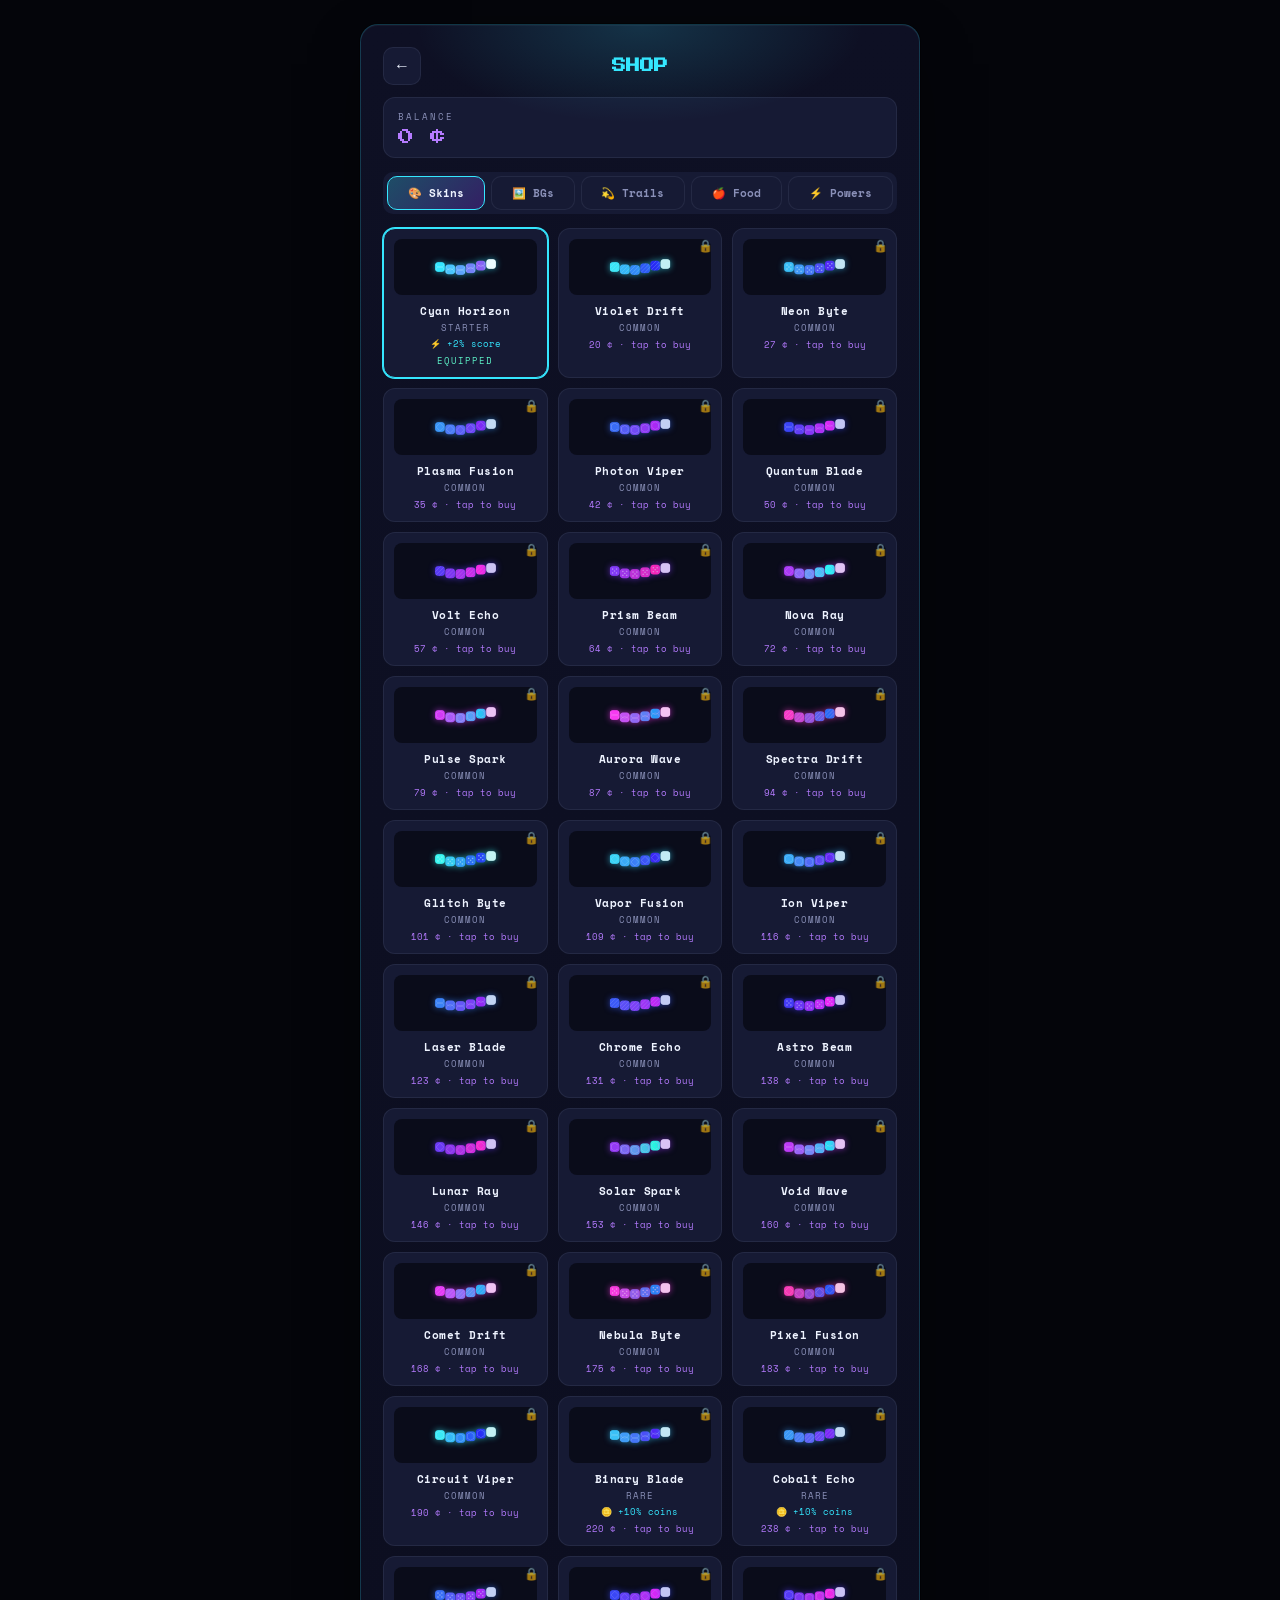
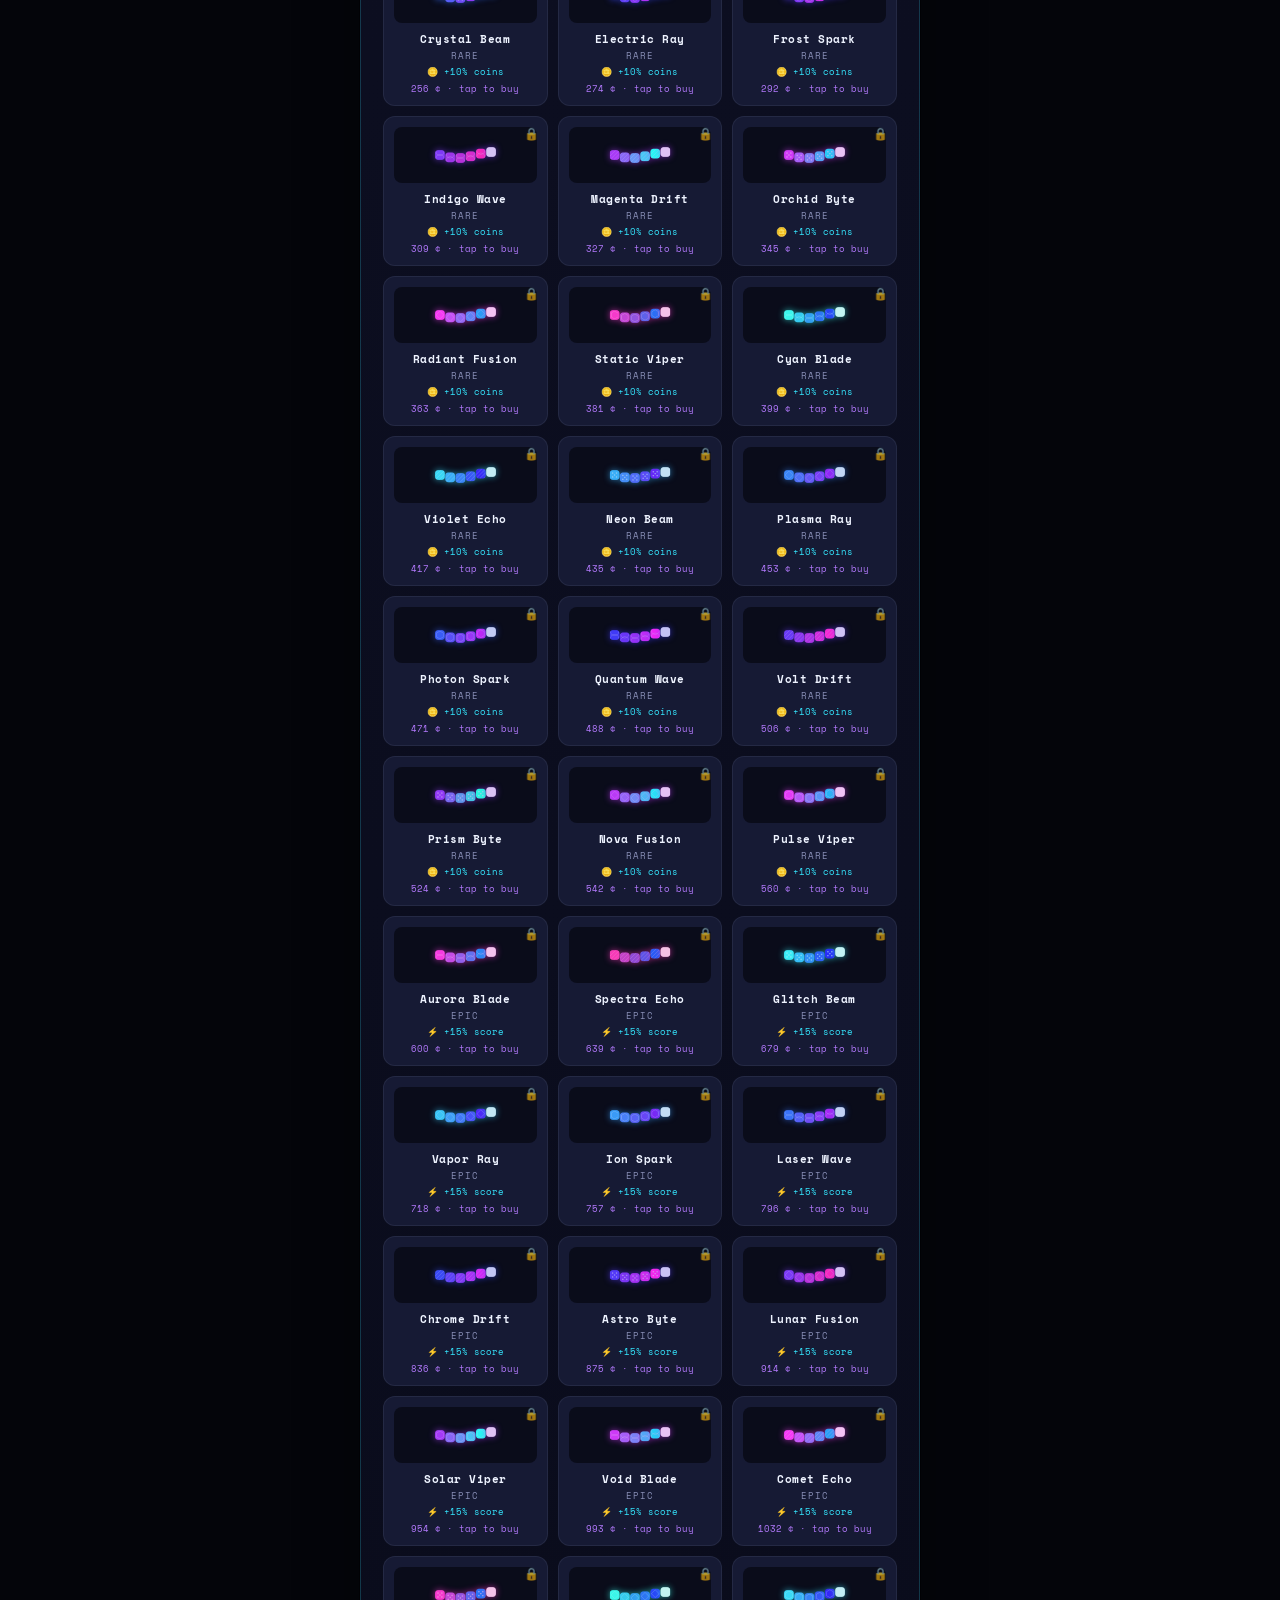
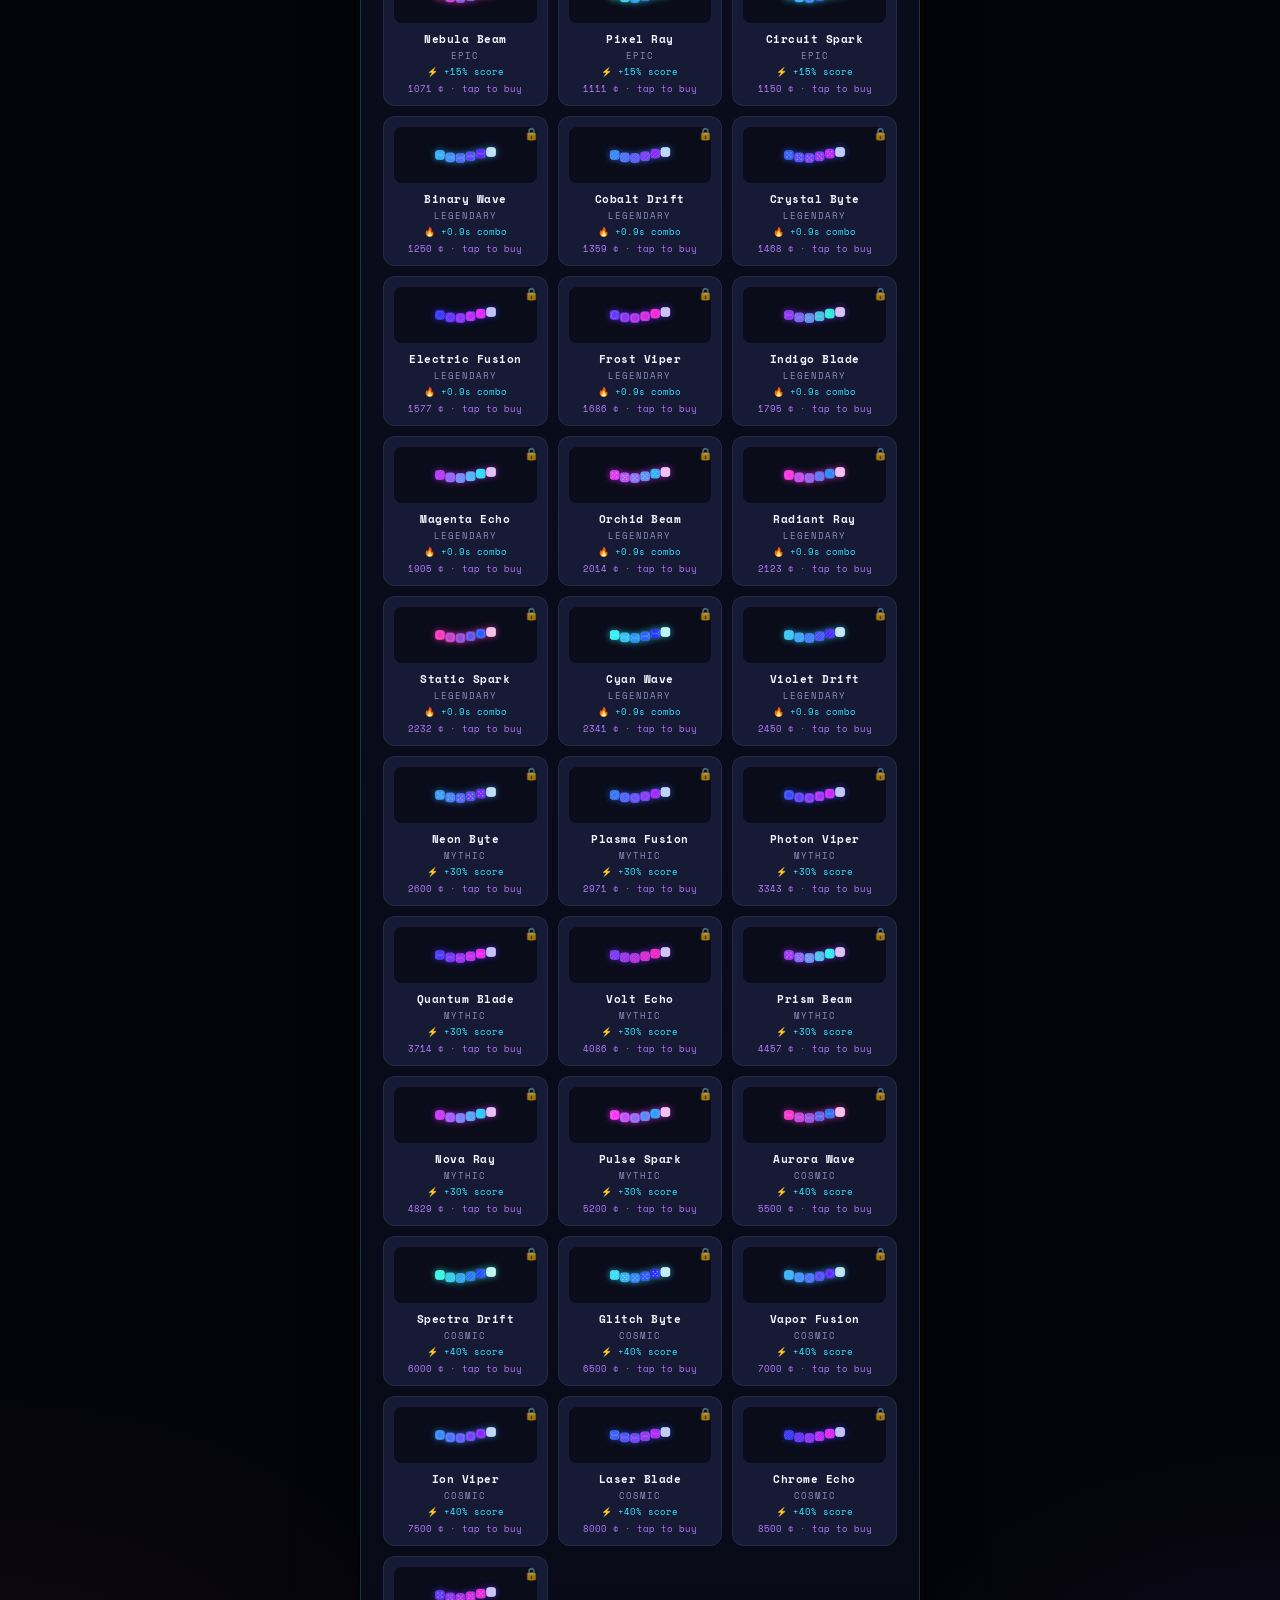
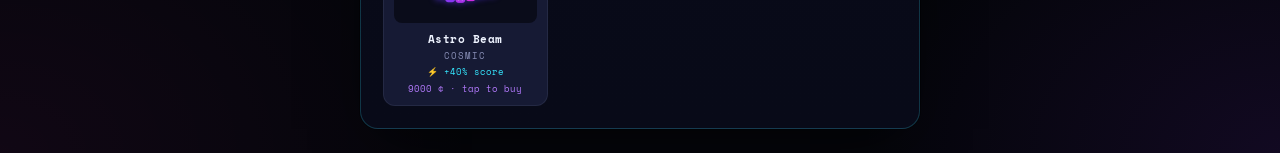
<file: skins.html>
<!DOCTYPE html><html><head><meta charset="UTF-8"><title>Redirecting…</title>
<meta http-equiv="refresh" content="0; url=shop.html"></head>
<body><script>location.replace("shop.html");</script></body></html>
</file>
<file: assets/style.css>
:root{
  --bg:#04050a;
  --bg2:#080a18;
  --surface:#0e1024;
  --surface2:#161a34;
  --line: rgba(53,231,255,0.20);
  --line-soft: rgba(200,210,255,0.08);
  --text:#eef3ff;
  --muted:#8a90b8;
  --gold:#35e7ff;        /* primary accent = cyan */
  --gold-dark:#8b2ff2;   /* secondary accent = purple */
  --red:#ff5d6c;
  --sun:#b57bff;         /* violet accent (was amber) */
  --blue:#35e7ff;
  --purple:#8b5cf6;
  --silver:#cfd9ec;
  --diamond:#bdf4ff;
  --shield:#5df2c7;
  --magenta:#ff2fd6;
}
*{box-sizing:border-box;}
html,body{margin:0;padding:0;}
body{
  background:
    radial-gradient(ellipse 900px 500px at 50% -10%, rgba(53,231,255,0.10), transparent 60%),
    radial-gradient(ellipse 700px 500px at 100% 100%, rgba(139,47,242,0.10), transparent 60%),
    radial-gradient(ellipse 800px 600px at 0% 100%, rgba(255,47,214,0.05), transparent 60%),
    var(--bg);
  color:var(--text);
  font-family:'Space Mono', monospace;
  min-height:100vh;
  display:flex;
  align-items:center;
  justify-content:center;
  padding:24px 14px;
  overflow-x:hidden;
}
a{ text-decoration:none; color:inherit; }
.display{font-family:'Press Start 2P', monospace;}
#app{ width:100%; max-width:560px; position:relative; }

.panel{
  background:linear-gradient(180deg, var(--surface), var(--bg2));
  border:1px solid var(--line);
  border-radius:18px;
  box-shadow: 0 0 0 1px rgba(0,0,0,0.4), 0 20px 60px -20px rgba(0,0,0,0.8), inset 0 1px 0 rgba(255,255,255,0.04);
  padding:22px;
  animation: fadeUp .35s ease;
  position:relative;
  overflow:hidden;
}
.panel::before{
  content:"";
  position:absolute; left:0; right:0; top:0; height:140px;
  background:radial-gradient(ellipse 320px 140px at 50% 0%, rgba(53,231,255,0.16), transparent 70%);
  pointer-events:none;
}
@keyframes fadeUp{ from{opacity:0; transform:translateY(8px);} to{opacity:1; transform:translateY(0);} }

.brand{ text-align:center; margin-bottom:18px; position:relative; }
.brand h1{
  font-size:24px; letter-spacing:2px; margin:0 0 6px;
  background:linear-gradient(90deg, var(--gold), var(--purple), var(--magenta));
  -webkit-background-clip:text; background-clip:text; color:transparent;
  filter:drop-shadow(0 0 18px rgba(53,231,255,0.45));
}
.brand p{ margin:0; color:var(--muted); font-size:11px; letter-spacing:3px; text-transform:uppercase; }
.brand .sig{ display:flex; justify-content:center; gap:6px; margin-top:14px; }
.sig-seg{
  width:16px;height:16px;border-radius:5px;
  background:linear-gradient(135deg, var(--gold), var(--gold-dark));
  box-shadow:0 0 10px rgba(53,231,255,0.6);
  animation: slither 1.8s ease-in-out infinite;
}
.sig-seg:nth-child(2){animation-delay:.1s; opacity:.88;}
.sig-seg:nth-child(3){animation-delay:.2s; opacity:.74; background:linear-gradient(135deg, var(--magenta), var(--gold));}
.sig-seg:nth-child(4){animation-delay:.3s; opacity:.6; background:linear-gradient(135deg, var(--purple), var(--magenta));}
.sig-seg:nth-child(5){animation-delay:.4s; opacity:.46; background:linear-gradient(135deg, var(--blue), var(--purple));}
@keyframes slither{ 0%,100%{ transform:translateY(0); } 50%{ transform:translateY(-6px); } }

.stats-row{ display:grid; grid-template-columns:1fr 1fr; gap:10px; margin:18px 0; }
.stat{ background:var(--surface2); border:1px solid var(--line-soft); border-radius:12px; padding:12px 14px; }
.stat .label{ font-size:9px; letter-spacing:2px; color:var(--muted); text-transform:uppercase; }
.stat .value{ font-family:'Press Start 2P'; font-size:16px; margin-top:6px; }
.stat.coin .value{ color:var(--sun); }
.stat.high .value{ color:var(--gold); }

.btn{
  display:flex; align-items:center; justify-content:center; gap:10px;
  width:100%; padding:15px 16px; margin-bottom:10px; border-radius:12px;
  border:1px solid var(--line-soft); background:var(--surface2); color:var(--text);
  font-family:'Space Mono', monospace; font-weight:700; font-size:14px; letter-spacing:1px;
  cursor:pointer; transition: transform .12s ease, border-color .12s ease, box-shadow .12s ease;
  -webkit-tap-highlight-color: transparent;
}
.btn:hover{ transform:translateY(-1px); border-color:rgba(53,231,255,0.4); }
.btn:active{ transform:translateY(0px) scale(.98); }
.btn:focus-visible{ outline:2px solid var(--gold); outline-offset:2px; }
.btn.primary{
  background:linear-gradient(135deg, var(--gold), var(--gold-dark)); color:#04121a; border:none;
  box-shadow:0 8px 24px -10px rgba(53,231,255,0.65); font-family:'Press Start 2P'; font-size:13px;
}
.btn.ghost{ background:transparent; }
.btn.danger{ color:var(--red); }
.row-btns{ display:flex; gap:10px; }
.row-btns .btn{ margin-bottom:0; }

.back-row{ display:flex; align-items:center; justify-content:space-between; margin-bottom:16px; }
.back-row h2{ font-family:'Press Start 2P'; font-size:14px; margin:0; color:var(--gold); }
.icon-btn{
  width:38px;height:38px; border-radius:10px; background:var(--surface2); border:1px solid var(--line-soft);
  color:var(--text); cursor:pointer; font-size:16px; display:flex; align-items:center; justify-content:center;
}

/* ---- tabs (shop / settings sections) ---- */
.tabs{ display:flex; gap:6px; background:var(--surface2); border-radius:10px; padding:4px; margin-bottom:14px; overflow-x:auto; }
.tabs button{
  flex:1; white-space:nowrap; border:none; background:transparent; color:var(--muted);
  font-family:'Space Mono'; font-size:11px; font-weight:700; padding:9px 10px; border-radius:8px; cursor:pointer;
}
.tabs button.active{ background:linear-gradient(135deg, var(--gold), var(--gold-dark)); color:#04121a; }
.section-title{ font-size:11px; letter-spacing:2px; text-transform:uppercase; color:var(--muted); margin:16px 0 8px; }
.section-title:first-child{ margin-top:0; }

.setting{ display:flex; align-items:center; justify-content:space-between; padding:14px 4px; border-bottom:1px solid var(--line-soft); gap:10px; }
.setting:last-child{ border-bottom:none; }
.setting .s-label{ font-size:12.5px; }
.setting .s-sub{ font-size:10px; color:var(--muted); margin-top:3px; }
.segmented{ display:flex; background:var(--surface2); border-radius:9px; padding:3px; gap:3px; flex-wrap:wrap; }
.segmented button{
  border:none; background:transparent; color:var(--muted); font-family:'Space Mono';
  font-size:11px; padding:7px 10px; border-radius:7px; cursor:pointer; font-weight:700;
}
.segmented button.active{ background:var(--gold); color:#04121a; }
.toggle{ width:46px; height:26px; border-radius:20px; background:var(--surface2); border:1px solid var(--line-soft); position:relative; cursor:pointer; flex-shrink:0; }
.toggle .knob{ position:absolute; top:2px; left:2px; width:20px; height:20px; border-radius:50%; background:var(--muted); transition:all .18s ease; }
.toggle.on{ background:rgba(53,231,255,0.22); border-color:var(--gold); }
.toggle.on .knob{ left:22px; background:var(--gold); box-shadow:0 0 8px rgba(53,231,255,0.8); }
.slider{ -webkit-appearance:none; width:120px; height:6px; border-radius:6px; background:var(--surface2); outline:none; }
.slider::-webkit-slider-thumb{ -webkit-appearance:none; width:16px; height:16px; border-radius:50%; background:var(--gold); box-shadow:0 0 8px rgba(53,231,255,0.8); cursor:pointer; }
.slider::-moz-range-thumb{ width:16px; height:16px; border-radius:50%; background:var(--gold); border:none; cursor:pointer; }

.map-grid{ display:grid; grid-template-columns:repeat(3,1fr); gap:8px; }
.map-card{ background:var(--surface2); border:1px solid var(--line-soft); border-radius:10px; padding:8px 6px; text-align:center; cursor:pointer; font-size:9.5px; }
.map-card canvas{ width:100%; height:44px; display:block; margin-bottom:5px; border-radius:5px; }
.map-card.selected{ border-color:var(--gold); box-shadow:0 0 0 1px var(--gold); }

.skin-grid{ display:grid; grid-template-columns:1fr 1fr; gap:12px; }
.skin-card{ background:var(--surface2); border:1px solid var(--line-soft); border-radius:14px; padding:12px; text-align:center; cursor:pointer; position:relative; }
.skin-card.selected{ border-color:var(--gold); box-shadow:0 0 0 1px var(--gold), 0 0 20px -6px rgba(53,231,255,0.6); }
.skin-card canvas{ width:100%; height:56px; display:block; margin-bottom:8px; }
.skin-name{ font-size:11px; letter-spacing:.5px; }
.skin-tier{ font-size:8.5px; color:var(--purple); letter-spacing:1px; text-transform:uppercase; margin-top:2px; }
.skin-power{ font-size:8.5px; color:var(--shield); margin-top:3px; }
.skin-price{ font-size:10px; color:var(--sun); margin-top:5px; }
.skin-owned{ font-size:9px; color:var(--gold); margin-top:5px; letter-spacing:1px; }
.skin-lock{ position:absolute; top:8px; right:8px; font-size:12px; opacity:.6; }

.bg-card{ background:var(--surface2); border:1px solid var(--line-soft); border-radius:14px; padding:10px; text-align:center; cursor:pointer; position:relative; }
.bg-card.selected{ border-color:var(--gold); box-shadow:0 0 0 1px var(--gold); }
.bg-swatch{ width:100%; height:52px; border-radius:8px; margin-bottom:7px; background-size:cover; background-position:center; }
.bg-upload-input{ display:none; }

.upload-hint{ font-size:9.5px; color:var(--muted); text-align:center; margin:8px 0 14px; line-height:1.5; }

.skin-card.locked, .bg-card.locked{ opacity:.92; }

.ach-list{ display:flex; flex-direction:column; gap:8px; }
.ach-row{ display:flex; align-items:center; gap:12px; background:var(--surface2); border:1px solid var(--line-soft); border-radius:12px; padding:10px 12px; }
.ach-row.unlocked{ border-color:rgba(53,231,255,0.35); }
.ach-icon{ font-size:20px; width:34px; text-align:center; opacity:.35; filter:grayscale(1); }
.ach-row.unlocked .ach-icon{ opacity:1; filter:none; }
.ach-info{ flex:1; min-width:0; }
.ach-name{ font-size:12px; font-weight:700; }
.ach-desc{ font-size:9.5px; color:var(--muted); margin-top:2px; }
.ach-reward{ font-size:9.5px; color:var(--sun); margin-top:2px; }
.ach-claim{ flex-shrink:0; border:none; border-radius:8px; padding:8px 10px; font-size:9.5px; font-weight:700; cursor:pointer; font-family:'Space Mono'; }
.ach-claim.can{ background:linear-gradient(135deg, var(--gold), var(--gold-dark)); color:#04121a; }
.ach-claim.done{ background:var(--surface2); color:var(--muted); border:1px solid var(--line-soft); }
.ach-claim.locked{ background:transparent; color:var(--muted); }

.feature-list{ font-size:11.5px; line-height:1.7; }
.feature-list h3{ font-family:'Press Start 2P'; font-size:11px; color:var(--gold); margin:16px 0 8px; }
.feature-list h3:first-child{ margin-top:0; }
.feature-list ul{ margin:0 0 4px; padding-left:18px; color:var(--muted); }
.feature-list li b{ color:var(--text); }

.hud{ display:flex; justify-content:space-between; align-items:flex-start; margin-bottom:10px; gap:10px; flex-wrap:wrap; }
.hud .score-box{ font-family:'Press Start 2P'; font-size:15px; color:var(--text); }
.hud .score-box small{ display:block; font-family:'Space Mono'; font-size:9px; color:var(--muted); letter-spacing:2px; margin-top:2px; }
.hud .level-box{ font-family:'Press Start 2P'; font-size:11px; color:var(--gold); text-align:right; }
.hud .level-box small{ display:block; font-family:'Space Mono'; font-size:9px; color:var(--muted); letter-spacing:2px; margin-top:2px; }
.bonus-banner{
  display:none; align-items:center; gap:8px; background:rgba(53,231,255,0.12);
  border:1px solid rgba(53,231,255,0.4); color:var(--gold); padding:6px 10px; border-radius:20px;
  font-size:11px; font-weight:700; white-space:nowrap;
}
.bonus-banner.show{ display:flex; }
.power-chip{
  display:none; align-items:center; gap:8px; justify-content:center;
  font-family:'Space Mono'; font-size:10px; letter-spacing:1px;
  color:var(--gold); background:rgba(255,209,102,0.10);
  border:1px solid rgba(255,209,102,0.35); border-radius:20px;
  padding:5px 12px; margin-bottom:8px; width:fit-content; margin-left:auto; margin-right:auto;
}
.bonus-dot{ width:8px;height:8px;border-radius:50%; background:currentColor; box-shadow:0 0 8px currentColor; animation:pulse .6s ease-in-out infinite; }
@keyframes pulse{ 0%,100%{opacity:1;} 50%{opacity:.35;} }

#stage-wrap{ position:relative; border-radius:14px; overflow:hidden; border:1px solid var(--line); background:#03060d; box-shadow: inset 0 0 60px rgba(0,0,0,0.5); }
#stage{ display:block; width:100%; height:auto; }
.fx-layer{ position:absolute; inset:0; pointer-events:none; }
.float-text{ position:absolute; font-family:'Press Start 2P'; font-size:11px; pointer-events:none; animation: floatUp 1s ease-out forwards; }
@keyframes floatUp{ from{ transform:translateY(0); opacity:1; } to{ transform:translateY(-34px); opacity:0; } }

.combo-badge{ position:absolute; top:10px; left:50%; transform:translateX(-50%) scale(0.8); font-family:'Press Start 2P'; font-size:12px; color:var(--magenta); text-shadow:0 0 12px rgba(255,47,214,0.8); opacity:0; transition:opacity .15s ease, transform .15s ease; pointer-events:none; white-space:nowrap; }
.combo-badge.show{ opacity:1; transform:translateX(-50%) scale(1); }

.toast-layer{ position:absolute; top:10px; left:0; right:0; display:flex; flex-direction:column; align-items:center; gap:6px; pointer-events:none; z-index:5; }
.toast{ background:rgba(8,8,20,0.88); border:1px solid var(--line); border-radius:10px; padding:8px 14px; font-size:11px; display:flex; align-items:center; gap:8px; backdrop-filter:blur(3px); animation: toastIn .25s ease, toastOut .4s ease 2.1s forwards; box-shadow:0 8px 20px -8px rgba(0,0,0,0.6); }
.toast b{ color:var(--gold); font-family:'Press Start 2P'; font-size:9px; }
@keyframes toastIn{ from{opacity:0; transform:translateY(-10px);} to{opacity:1; transform:translateY(0);} }
@keyframes toastOut{ to{opacity:0; transform:translateY(-6px);} }

.overlay{
  position:absolute; inset:0; background:rgba(4,5,12,0.88); backdrop-filter:blur(2px);
  display:none; align-items:center; justify-content:center; flex-direction:column; text-align:center; padding:20px; border-radius:14px;
}
.overlay.show{ display:flex; }
.overlay h3{ font-family:'Press Start 2P'; font-size:16px; margin:0 0 10px; color:var(--gold); }
.overlay p{ color:var(--muted); font-size:11px; margin:0 0 8px; }
.overlay .ach-unlocked{ font-size:10px; color:var(--shield); margin:0 0 12px; min-height:12px; }

.active-fx{ display:flex; gap:8px; margin-top:10px; flex-wrap:wrap; }
.fx-chip{ font-size:9px; padding:5px 9px; border-radius:20px; border:1px solid var(--line-soft); background:var(--surface2); letter-spacing:.5px; }

.dpad{ display:grid; grid-template-columns:56px 56px 56px; grid-template-rows:52px 52px 52px; gap:6px; justify-content:center; margin-top:16px; }
.dpad button{ background:var(--surface2); border:1px solid var(--line-soft); border-radius:12px; color:var(--text); font-size:18px; cursor:pointer; -webkit-tap-highlight-color:transparent; }
.dpad button:active{ background:rgba(53,231,255,0.2); border-color:var(--gold); }
.dpad .up{ grid-column:2; grid-row:1; }
.dpad .left{ grid-column:1; grid-row:2; }
.dpad .pause-mid{ grid-column:2; grid-row:2; }
.dpad .right{ grid-column:3; grid-row:2; }
.dpad .down{ grid-column:2; grid-row:3; }

.hint{ text-align:center; color:var(--muted); font-size:10px; margin-top:12px; letter-spacing:1px; }
.legend{ display:flex; flex-wrap:wrap; gap:10px; justify-content:center; margin-top:14px; font-size:9.5px; color:var(--muted); }
.legend span{ display:inline-flex; align-items:center; gap:5px; }
.legend i{ width:8px; height:8px; border-radius:50%; display:inline-block; }

.history-row{ display:flex; justify-content:space-between; font-size:11px; padding:8px 4px; border-bottom:1px solid var(--line-soft); color:var(--muted); }
.history-row span:first-child{ color:var(--text); }
.empty-hint{ text-align:center; color:var(--muted); font-size:10.5px; padding:14px 0; }

.ach-strip{ display:flex; align-items:center; justify-content:space-between; background:var(--surface2); border:1px solid var(--line-soft); border-radius:12px; padding:10px 14px; margin-top:10px; font-size:11px; cursor:pointer; }
.ach-strip .ach-count{ color:var(--gold); font-family:'Press Start 2P'; font-size:11px; }

.site-footer{ text-align:center; color:var(--muted); font-size:9.5px; letter-spacing:1px; margin-top:16px; }
.site-footer a{ color:var(--gold); }

::selection{ background:rgba(53,231,255,0.3); }
@media (prefers-reduced-motion: reduce){ .sig-seg, .bonus-dot, .float-text, .toast{ animation:none !important; } }

/* ---- Food / trail / bg previews & game fullscreen ---- */
.preview-canvas, .trail-preview {
  width: 100%;
  height: 48px;
  border-radius: 8px;
  display: block;
  background: #0a0c1a;
}
.preview-swatch, .bg-swatch {
  width: 100%;
  height: 56px;
  border-radius: 8px;
  margin-bottom: 6px;
}
.food-preview {
  width: 100%;
  height: 56px;
  border-radius: 8px;
  display: flex;
  align-items: center;
  justify-content: center;
  margin-bottom: 4px;
}
.food-emoji { font-size: 28px; filter: drop-shadow(0 0 8px rgba(255,255,255,0.3)); }

.tabs { display: flex; flex-wrap: wrap; gap: 6px; margin-bottom: 14px; }
.tabs button {
  flex: 1 1 auto; min-width: 64px; padding: 8px 6px; font-size: 11px;
  border-radius: 10px; border: 1px solid var(--line-soft); background: var(--surface2);
  color: var(--muted); cursor: pointer; font-family: 'Space Mono';
}
.tabs button.active {
  background: linear-gradient(135deg, rgba(53,231,255,0.25), rgba(139,47,242,0.25));
  color: var(--text); border-color: var(--gold);
}

.skin-grid {
  display: grid;
  grid-template-columns: repeat(auto-fill, minmax(130px, 1fr));
  gap: 10px;
}
.skin-card, .bg-card {
  background: var(--surface2);
  border: 1px solid var(--line-soft);
  border-radius: 12px;
  padding: 10px;
  cursor: pointer;
  position: relative;
  transition: border-color .15s, transform .12s;
}
.skin-card:hover, .bg-card:hover { border-color: rgba(53,231,255,0.35); transform: translateY(-1px); }
.skin-card.selected, .bg-card.selected { border-color: var(--gold); box-shadow: 0 0 0 1px var(--gold); }
.skin-name { font-size: 11px; font-weight: 700; margin-top: 6px; }
.skin-tier { font-size: 9px; color: var(--muted); margin-top: 2px; }
.skin-power { font-size: 9px; color: var(--gold); margin-top: 3px; }
.skin-owned { font-size: 9px; color: var(--shield); margin-top: 4px; }
.skin-price { font-size: 9px; color: var(--sun); margin-top: 4px; }
.skin-lock { position: absolute; top: 8px; right: 8px; font-size: 12px; opacity: 0.7; }

/* ---- Game page: true fullscreen lock, no pull-to-refresh, smooth touch ---- */
html.game-lock,
body.game-page {
  padding: 0 !important;
  margin: 0 !important;
  min-height: 100% !important;
  height: 100% !important;
  width: 100% !important;
  overflow: hidden !important;
  overscroll-behavior: none !important;
  overscroll-behavior-y: none !important;
  touch-action: none !important;
  position: fixed !important;
  inset: 0 !important;
  -webkit-overflow-scrolling: auto;
  -webkit-user-select: none;
  user-select: none;
  -webkit-touch-callout: none;
}
.game-page #app,
.game-app {
  max-width: 100%;
  width: 100%;
  height: 100%;
  max-height: 100dvh;
  display: flex;
  flex-direction: column;
  overflow: hidden;
  touch-action: none;
}
.game-panel {
  flex: 1;
  display: flex;
  flex-direction: column;
  border-radius: 0;
  border: none;
  padding: 8px 10px 10px;
  max-width: 100%;
  height: 100%;
  box-shadow: none;
  overflow: hidden;
  touch-action: none;
}
.game-panel #stage-wrap {
  flex: 1;
  min-height: 0;
  display: flex;
  align-items: center;
  justify-content: center;
  touch-action: none;
  -webkit-user-select: none;
  user-select: none;
}
.game-panel #stage {
  max-height: min(78dvh, 100vw - 20px);
  width: auto;
  max-width: 100%;
  aspect-ratio: 1;
  touch-action: none;
  display: block;
}
.legend.compact { margin-top: 6px; gap: 8px; font-size: 9px; }
.hint { margin-top: 6px; }
.dpad { display: none !important; }

.upload-hint { font-size: 10.5px; color: var(--muted); margin: 0 0 10px; line-height: 1.45; }
.bg-upload-input { display: none; }

.back-row { display: flex; align-items: center; justify-content: space-between; margin-bottom: 12px; }
.back-row h2 { font-family: 'Press Start 2P'; font-size: 14px; margin: 0; }
.icon-btn {
  width: 38px; height: 38px; border-radius: 10px; border: 1px solid var(--line-soft);
  background: var(--surface2); color: var(--text); font-size: 16px; cursor: pointer;
}
.row-btns { display: flex; gap: 10px; margin-bottom: 10px; }
.row-btns .btn { margin-bottom: 0; }

@media (display-mode: fullscreen), (orientation: landscape) {
  .game-panel #stage { max-height: min(88dvh, 100vw - 16px); }
}
@media (max-width: 480px) {
  .game-panel { padding: 6px 8px 8px; }
  .game-panel #stage { max-height: min(70dvh, 100vw - 16px); }
  .hud { margin-bottom: 4px; }
  .legend.compact { display: none; } /* free vertical space on small phones */
  .hint { font-size: 9px; }
}
</file>
